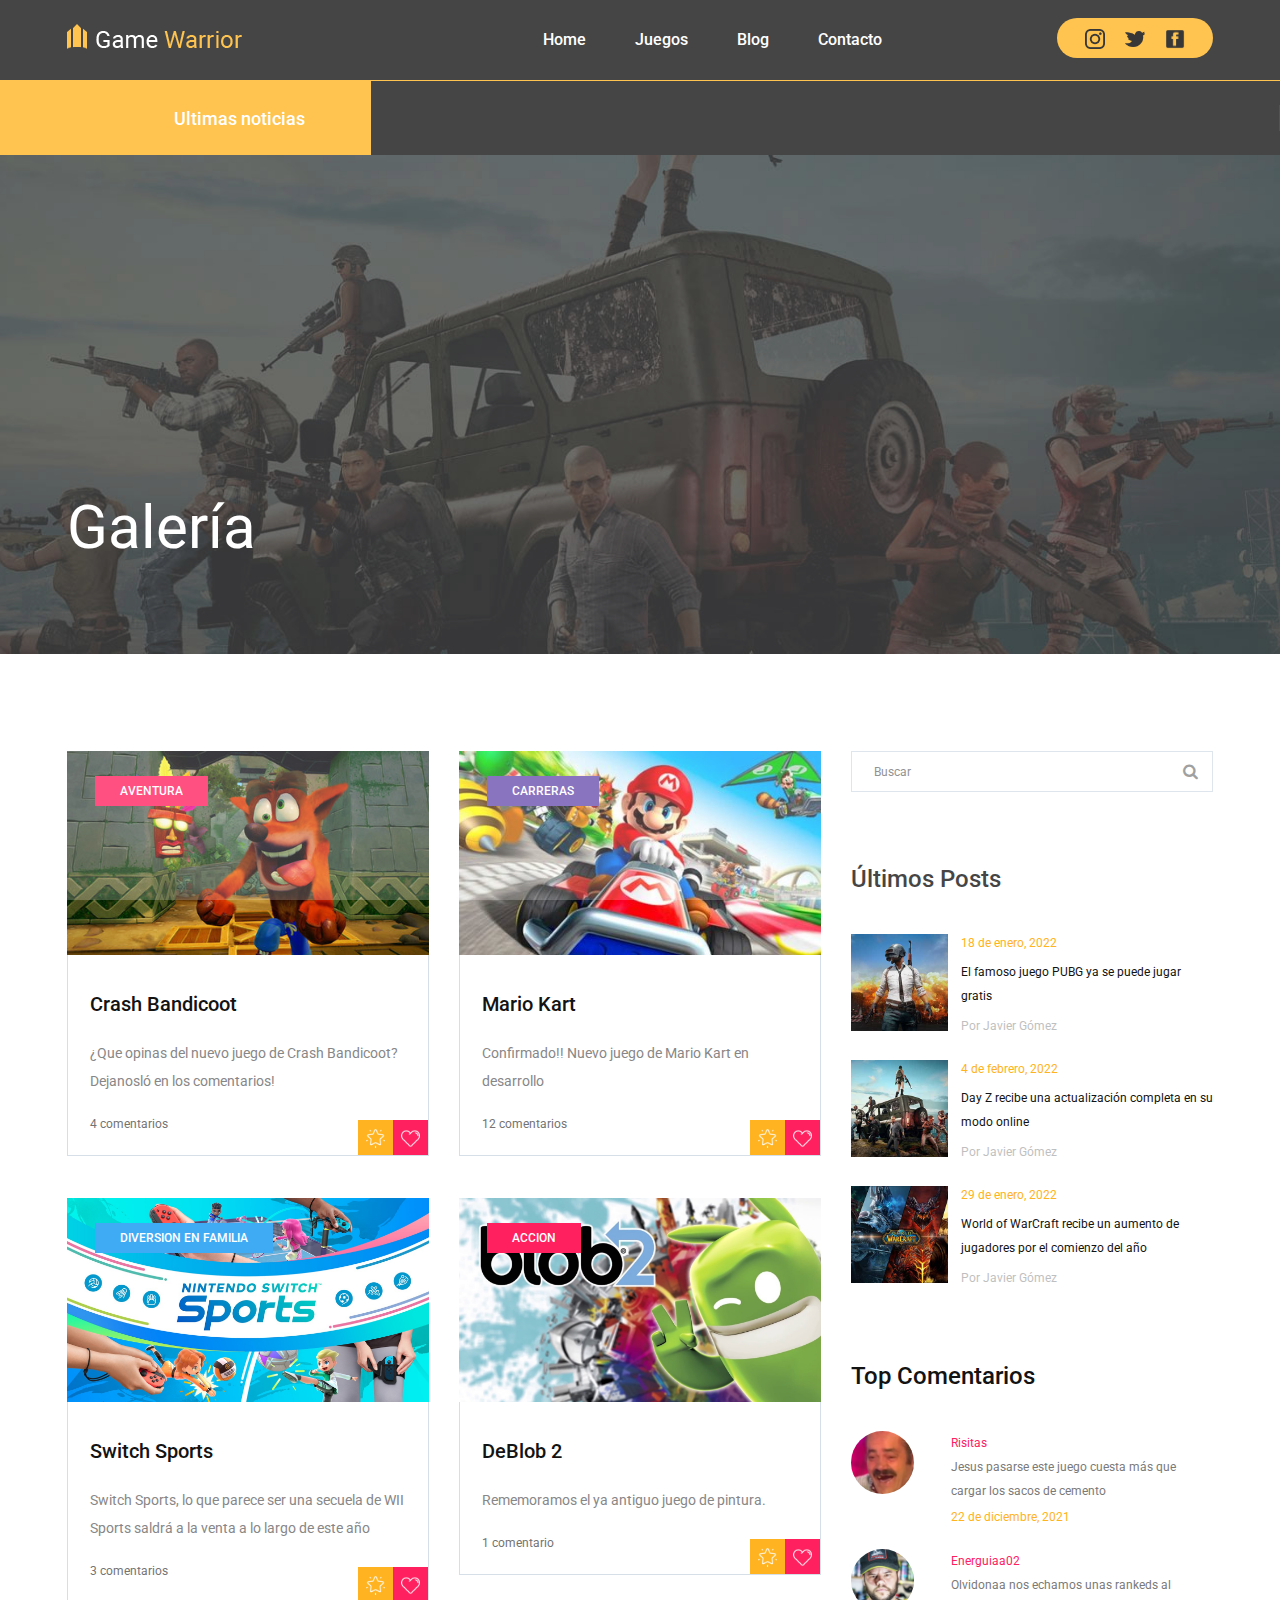
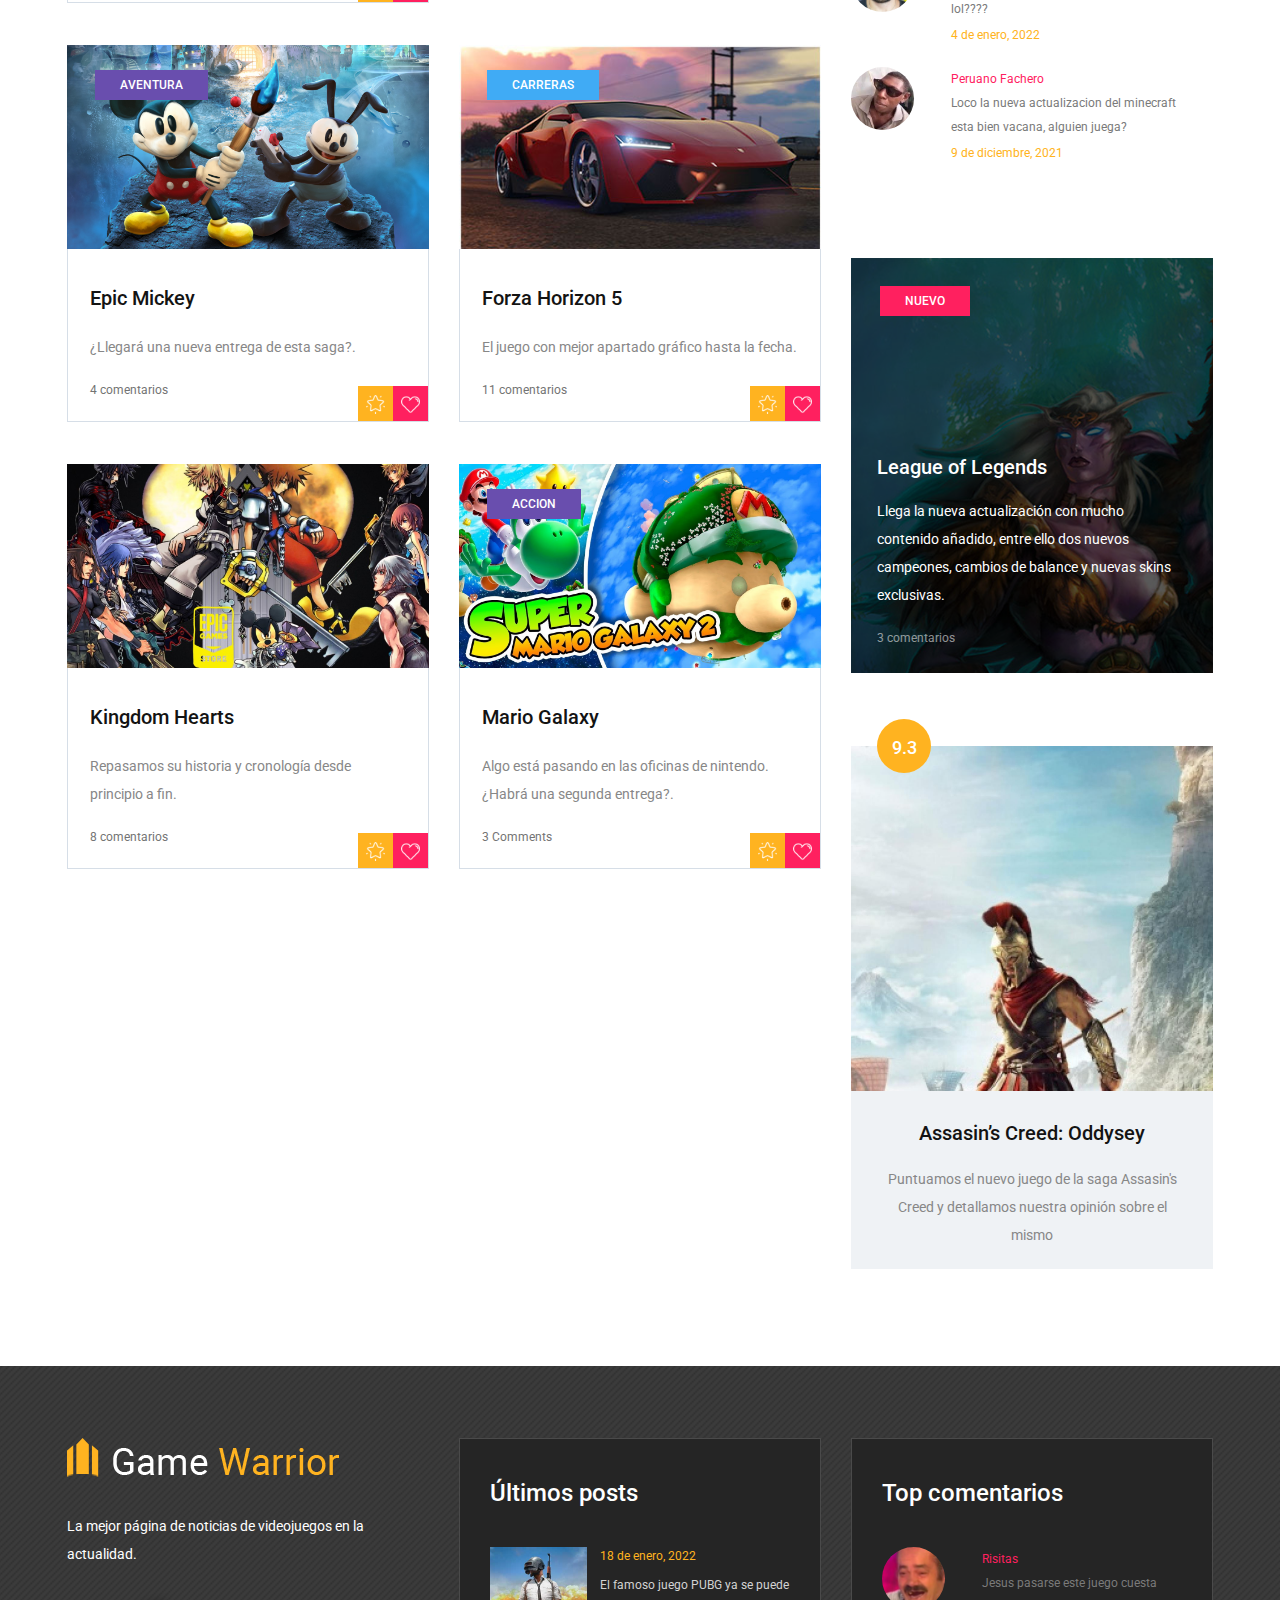
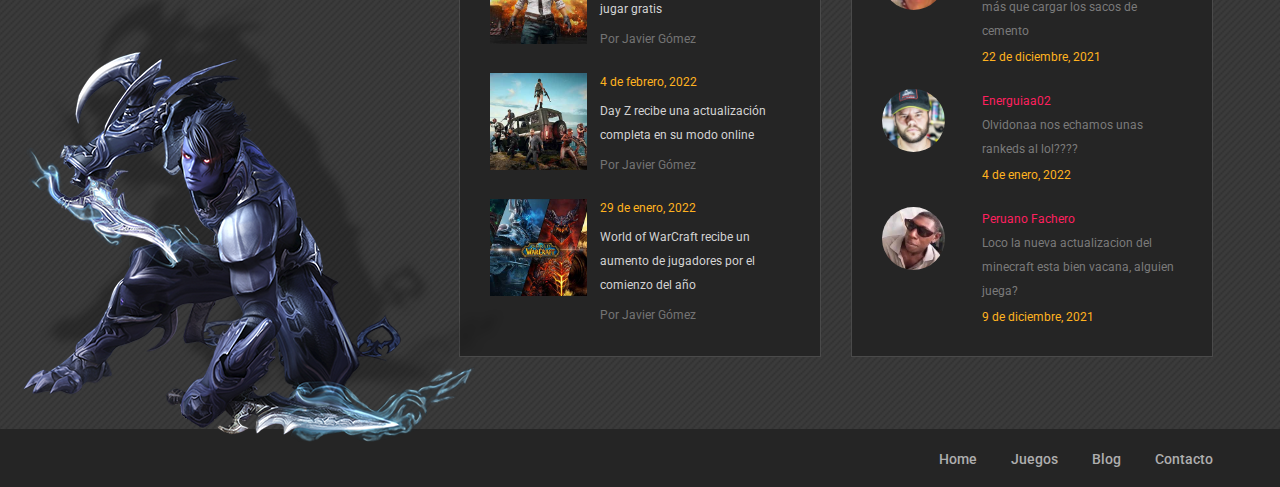
<file: categories.html>
<!DOCTYPE html>
<html lang="zxx">
<head>
	<title>Game Warrior Template</title>
	<meta charset="UTF-8">
	<meta name="description" content="Game Warrior Template">
	<meta name="keywords" content="warrior, game, creative, html">
	<meta name="viewport" content="width=device-width, initial-scale=1.0">
	<!-- Favicon -->   
	<link href="img/favicon.ico" rel="shortcut icon"/>

	<!-- Google Fonts -->
	<link href="https://fonts.googleapis.com/css?family=Roboto:400,400i,500,500i,700,700i" rel="stylesheet">

	<!-- Stylesheets -->
	<link rel="stylesheet" href="css/bootstrap.min.css"/>
	<link rel="stylesheet" href="css/font-awesome.min.css"/>
	<link rel="stylesheet" href="css/owl.carousel.css"/>
	<link rel="stylesheet" href="css/style.css"/>
	<link rel="stylesheet" href="css/animate.css"/>


	<!--[if lt IE 9]>
	  <script src="https://oss.maxcdn.com/html5shiv/3.7.2/html5shiv.min.js"></script>
	  <script src="https://oss.maxcdn.com/respond/1.4.2/respond.min.js"></script>
	<![endif]-->

</head>
<body>
	<!-- Page Preloder -->
	<div id="preloder">
		<div class="loader"></div>
	</div>

	<!-- Header section -->
	<header class="header-section">
		<div class="container">
			<!-- logo -->
			<a class="site-logo" href="index.html">
				<img src="img/logo.png" alt="">
			</a>
			<div class="user-panel">
				<a href="https://www.instagram.com/"><img src="img/instagram.png" width="20"></a> &nbsp;&nbsp;&nbsp; <a href="https://twitter.com/"><img src="img/twitter.png" width="20"></a> &nbsp;&nbsp;&nbsp; <a href="https://www.facebook.com/"><img src="img/facebook.png" width="20"></a>
			</div>
			<!-- responsive -->
			<div class="nav-switch">
				<i class="fa fa-bars"></i>
			</div>
			<!-- site menu -->
			<nav class="main-menu">
				<ul>
					<li><a href="index.html">Home</a></li>
					<li><a href="review.html">Juegos</a></li>
					<li><a href="categories.html">Blog</a></li>
					<li><a href="contact.html">Contacto</a></li>
				</ul>
			</nav>
		</div>
	</header>
	<!-- Header section end -->


	<!-- Latest news section -->
	<div class="latest-news-section">
		<div class="ln-title">Ultimas noticias</div>
		<div class="news-ticker">
			<div class="news-ticker-contant">
				<div class="nt-item"><span class="new">novedad</span>Nintendo confirma Zelda Breath of the Wild 2 y Bayonetta 3 para 2022 </div>
				<div class="nt-item"><span class="strategy">ofertas</span>GAME lanza sus Ofertas de San Valentín del 3 al 14 de febrero </div>
				<div class="nt-item"><span class="racing">hardware</span>Las nuevas RTX 3050 se agotan en apenas una hora </div>
			</div>
		</div>
	</div>
	<!-- Latest news section end -->


	<!-- Page info section -->
	<section class="page-info-section set-bg" data-setbg="img/page-top-bg/1.jpg">
		<div class="pi-content">
			<div class="container">
				<div class="row">
					<div class="col-xl-5 col-lg-6 text-white">
						<h2>Galería</h2>
						<p></p>
					</div>
				</div>
			</div>
		</div>
	</section>
	<!-- Page info section -->


	<!-- Page section -->
	<section class="page-section recent-game-page spad">
		<div class="container">
			<div class="row">
				<div class="col-lg-8">
					<div class="row">
						<div class="col-md-6">
							<div class="recent-game-item">
								<div class="rgi-thumb set-bg" data-setbg="img/recent-game/1.jpeg">
									<div class="cata new">Aventura</div>
								</div>
								<div class="rgi-content">
									<h5>Crash Bandicoot</h5>
									<p>¿Que opinas del nuevo juego de Crash Bandicoot? Dejanosló en los comentarios! </p>
									<a href="#" class="comment">4 comentarios</a>
									<div class="rgi-extra">
										<div class="rgi-star"><img src="img/icons/star.png" alt=""></div>
										<div class="rgi-heart"><img src="img/icons/heart.png" alt=""></div>
									</div>
								</div>
							</div>	
						</div>
						<div class="col-md-6">
							<div class="recent-game-item">
								<div class="rgi-thumb set-bg" data-setbg="img/recent-game/ee.jpg">
									<div class="cata racing">Carreras</div>
								</div>
								<div class="rgi-content">
									<h5>Mario Kart</h5>
									<p>Confirmado!! Nuevo juego de Mario Kart en desarrollo </p>
									<a href="#" class="comment">12 comentarios</a>
									<div class="rgi-extra">
										<div class="rgi-star"><img src="img/icons/star.png" alt=""></div>
										<div class="rgi-heart"><img src="img/icons/heart.png" alt=""></div>
									</div>
								</div>
							</div>	
						</div>
						<div class="col-md-6">
							<div class="recent-game-item">
								<div class="rgi-thumb set-bg" data-setbg="img/recent-game/ii.jpg">
									<div class="cata adventure">Diversion en familia</div>
								</div>
								<div class="rgi-content">
									<h5>Switch Sports </h5>
									<p>Switch Sports, lo que parece ser una secuela de WII Sports saldrá a la venta a lo largo de este año </p>
									<a href="#" class="comment">3 comentarios</a>
									<div class="rgi-extra">
										<div class="rgi-star"><img src="img/icons/star.png" alt=""></div>
										<div class="rgi-heart"><img src="img/icons/heart.png" alt=""></div>
									</div>
								</div>
							</div>	
						</div>
						<div class="col-md-6">
							<div class="recent-game-item">
								<div class="rgi-thumb set-bg" data-setbg="img/recent-game/uu.jpg">
									<div class="cata new">Accion</div>
								</div>
								<div class="rgi-content">
									<h5>DeBlob 2</h5>
									<p>Rememoramos el ya antiguo juego de pintura. </p>
									<a href="#" class="comment">1 comentario</a>
									<div class="rgi-extra">
										<div class="rgi-star"><img src="img/icons/star.png" alt=""></div>
										<div class="rgi-heart"><img src="img/icons/heart.png" alt=""></div>
									</div>
								</div>
							</div>	
						</div>
						<div class="col-md-6">
							<div class="recent-game-item">
								<div class="rgi-thumb set-bg" data-setbg="img/recent-game/qq.jpg">
									<div class="cata racing">Aventura</div>
								</div>
								<div class="rgi-content">
									<h5>Epic Mickey</h5>
									<p>¿Llegará una nueva entrega de esta saga?. </p>
									<a href="#" class="comment">4 comentarios</a>
									<div class="rgi-extra">
										<div class="rgi-star"><img src="img/icons/star.png" alt=""></div>
										<div class="rgi-heart"><img src="img/icons/heart.png" alt=""></div>
									</div>
								</div>
							</div>	
						</div>
						<div class="col-md-6">
							<div class="recent-game-item">
								<div class="rgi-thumb set-bg" data-setbg="img/recent-game/6.jpg">
									<div class="cata adventure">Carreras</div>
								</div>
								<div class="rgi-content">
									<h5>Forza Horizon 5</h5>
									<p>El juego con mejor apartado gráfico hasta la fecha. </p>
									<a href="#" class="comment">11 comentarios</a>
									<div class="rgi-extra">
										<div class="rgi-star"><img src="img/icons/star.png" alt=""></div>
										<div class="rgi-heart"><img src="img/icons/heart.png" alt=""></div>
									</div>
								</div>
							</div>	
						</div>
						<div class="col-md-6">
							<div class="recent-game-item">
								<div class="rgi-thumb set-bg" data-setbg="img/recent-game/oo.jpg">
									
								</div>
								<div class="rgi-content">
									<h5>Kingdom Hearts</h5>
									<p>Repasamos su historia y cronología desde principio a fin. </p>
									<a href="#" class="comment">8 comentarios</a>
									<div class="rgi-extra">
										<div class="rgi-star"><img src="img/icons/star.png" alt=""></div>
										<div class="rgi-heart"><img src="img/icons/heart.png" alt=""></div>
									</div>
								</div>
							</div>	
						</div>
						<div class="col-md-6">
							<div class="recent-game-item">
								<div class="rgi-thumb set-bg" data-setbg="img/recent-game/pp.jpg">
									<div class="cata racing">Accion</div>
								</div>
								<div class="rgi-content">
									<h5>Mario Galaxy </h5>
									<p>Algo está pasando en las oficinas de nintendo. ¿Habrá una segunda entrega?. </p>
									<a href="#" class="comment">3 Comments</a>
									<div class="rgi-extra">
										<div class="rgi-star"><img src="img/icons/star.png" alt=""></div>
										<div class="rgi-heart"><img src="img/icons/heart.png" alt=""></div>
									</div>
								</div>
							</div>	
						</div>
					</div>
		
				</div>
				<!-- sidebar -->
				<div class="col-lg-4 col-md-7 sidebar pt-5 pt-lg-0">
					<!-- widget -->
					<div class="widget-item">
						<form class="search-widget">
							<input type="text" placeholder="Buscar">
							<button><i class="fa fa-search"></i></button>
						</form>
					</div>
					<!-- widget -->
					<div class="widget-item">
						<h4 class="widget-title">Últimos Posts</h4>
						<div class="latest-blog">
							<div class="lb-item">
								<div class="lb-thumb set-bg" data-setbg="img/latest-blog/1.jpg"></div>
								<div class="lb-content">
									<div class="lb-date">18 de enero, 2022</div>
									<p>El famoso juego PUBG ya se puede jugar gratis</p>
									<a href="#" class="lb-author">Por Javier Gómez</a>
								</div>
							</div>
							<div class="lb-item">
								<div class="lb-thumb set-bg" data-setbg="img/latest-blog/2.jpg"></div>
								<div class="lb-content">
									<div class="lb-date">4 de febrero, 2022</div>
									<p>Day Z recibe una actualización completa en su modo online</p>
									<a href="#" class="lb-author">Por Javier Gómez</a>
								</div>
							</div>
							<div class="lb-item">
								<div class="lb-thumb set-bg" data-setbg="img/latest-blog/3.jpg"></div>
								<div class="lb-content">
									<div class="lb-date">29 de enero, 2022</div>
									<p>World of WarCraft recibe un aumento de jugadores por el comienzo del año</p>
									<a href="#" class="lb-author">Por Javier Gómez</a>
								</div>
							</div>
						</div>
					</div>
					<!-- widget -->
					<div class="widget-item">
						<h4 class="widget-title">Top Comentarios</h4>
						<div class="top-comment">
							<div class="tc-item">
								<div class="tc-thumb set-bg" data-setbg="img/risitas.jpg"></div>
								<div class="tc-content">
									<p><a href="#">Risitas</a><br> <span>Jesus pasarse este juego cuesta más que cargar los sacos de cemento</span></p>
									<div class="tc-date">22 de diciembre, 2021</div>
								</div>
							</div>
							<div class="tc-item">
								<div class="tc-thumb set-bg" data-setbg="img/energuia.jpg"></div>
								<div class="tc-content">
									<p><a href="#">Energuiaa02</a><br> <span>Olvidonaa nos echamos unas rankeds al lol????</span></p>
									<div class="tc-date">4 de enero, 2022</div>
								</div>
							</div>
							<div class="tc-item">
								<div class="tc-thumb set-bg" data-setbg="img/peruano.jpeg"></div>
								<div class="tc-content">
									<p><a href="#">Peruano Fachero</a><br> <span>Loco la nueva actualizacion del minecraft esta bien vacana, alguien juega?</span></p>
									<div class="tc-date">9 de diciembre, 2021</div>
								</div>
							</div>
						</div>
					</div>
					<!-- widget -->
					<div class="widget-item">
						<div class="feature-item set-bg" data-setbg="img/features/1.jpg">
							<span class="cata new">Nuevo</span>
							<div class="fi-content text-white">
								<h5><a href="#">League of Legends</a></h5>
								<p>Llega la nueva actualización con mucho contenido añadido, entre ello dos nuevos campeones, cambios de balance y nuevas skins exclusivas.</p>
								<a href="#" class="fi-comment">3 comentarios</a>
							</div>
						</div>
					</div>
					<!-- widget -->
					<div class="widget-item">
						<div class="review-item">
							<div class="review-cover set-bg" data-setbg="img/review/1.jpg">
								<div class="score yellow">9.3</div>
							</div>
							<div class="review-text">
								<h5>Assasin’s Creed: Oddysey</h5>
								<p>Puntuamos el nuevo juego de la saga Assasin's Creed y detallamos nuestra opinión sobre el mismo</p>
							</div>
						</div>
					</div>
				</div>
			</div>
		</div>
	</section>
	<!-- Page section end -->


	<!-- Footer top section -->
	<section class="footer-top-section">
		<div class="container">
			<div class="footer-top-bg">
				<img src="img/footer-top-bg.png" alt="">
			</div>
			<div class="row">
				<div class="col-lg-4">
					<div class="footer-logo text-white">
						<img src="img/footer-logo.png" alt="">
						<p>La mejor página de noticias de videojuegos en la actualidad.</p>
					</div>
				</div>
				<div class="col-lg-4 col-md-6">
					<div class="footer-widget mb-5 mb-md-0">
						<h4 class="fw-title">Últimos posts</h4>
						<div class="latest-blog">
							<div class="lb-item">
								<div class="lb-thumb set-bg" data-setbg="img/latest-blog/1.jpg"></div>
								<div class="lb-content">
									<div class="lb-date">18 de enero, 2022</div>
									<p>El famoso juego PUBG ya se puede jugar gratis</p>
									<a href="#" class="lb-author">Por Javier Gómez</a>
								</div>
							</div>
							<div class="lb-item">
								<div class="lb-thumb set-bg" data-setbg="img/latest-blog/2.jpg"></div>
								<div class="lb-content">
									<div class="lb-date">4 de febrero, 2022</div>
									<p>Day Z recibe una actualización completa en su modo online</p>
									<a href="#" class="lb-author">Por Javier Gómez</a>
								</div>
							</div>
							<div class="lb-item">
								<div class="lb-thumb set-bg" data-setbg="img/latest-blog/3.jpg"></div>
								<div class="lb-content">
									<div class="lb-date">29 de enero, 2022</div>
									<p>World of WarCraft recibe un aumento de jugadores por el comienzo del año</p>
									<a href="#" class="lb-author">Por Javier Gómez</a>
								</div>
							</div>
						</div>
					</div>
				</div>
				<div class="col-lg-4 col-md-6">
					<div class="footer-widget">
						<h4 class="fw-title">Top comentarios</h4>
						<div class="top-comment">
							<div class="tc-item">
								<div class="tc-thumb set-bg" data-setbg="img/risitas.jpg"></div>
								<div class="tc-content">
									<p><a href="#">Risitas</a><br> <span>Jesus pasarse este juego cuesta más que cargar los sacos de cemento</span></p>
									<div class="tc-date">22 de diciembre, 2021</div>
								</div>
							</div>
							<div class="tc-item">
								<div class="tc-thumb set-bg" data-setbg="img/energuia.jpg"></div>
								<div class="tc-content">
									<p><a href="#">Energuiaa02</a><br> <span>Olvidonaa nos echamos unas rankeds al lol????</span></p>
									<div class="tc-date">4 de enero, 2022</div>
								</div>
							</div>
							<div class="tc-item">
								<div class="tc-thumb set-bg" data-setbg="img/peruano.jpeg"></div>
								<div class="tc-content">
									<p><a href="#">Peruano Fachero</a><br> <span>Loco la nueva actualizacion del minecraft esta bien vacana, alguien juega?</span></p>
									<div class="tc-date">9 de diciembre, 2021</div>
								</div>
							</div>
							</div>
						</div>
					</div>
				</div>
			</div>
		</div>
	</section>
	<!-- Footer top section end -->

	
	<!-- Footer section -->
	<footer class="footer-section">
		<div class="container">
			<ul class="footer-menu">
				<li><a href="index.html">Home</a></li>
				<li><a href="review.html">Juegos</a></li>
				<li><a href="categories.html">Blog</a></li>
				<li><a href="contact.html">Contacto</a></li>
			</ul>
			<p class="copyright"><!-- Link back to Colorlib can't be removed. Template is licensed under CC BY 3.0. -->
<!-- Link back to Colorlib can't be removed. Template is licensed under CC BY 3.0. -->
</p>
		</div>
	</footer>
	<!-- Footer section end -->


	<!--====== Javascripts & Jquery ======-->
	<script src="js/jquery-3.2.1.min.js"></script>
	<script src="js/bootstrap.min.js"></script>
	<script src="js/owl.carousel.min.js"></script>
	<script src="js/jquery.marquee.min.js"></script>
	<script src="js/main.js"></script>
    </body>
</html>
</file>
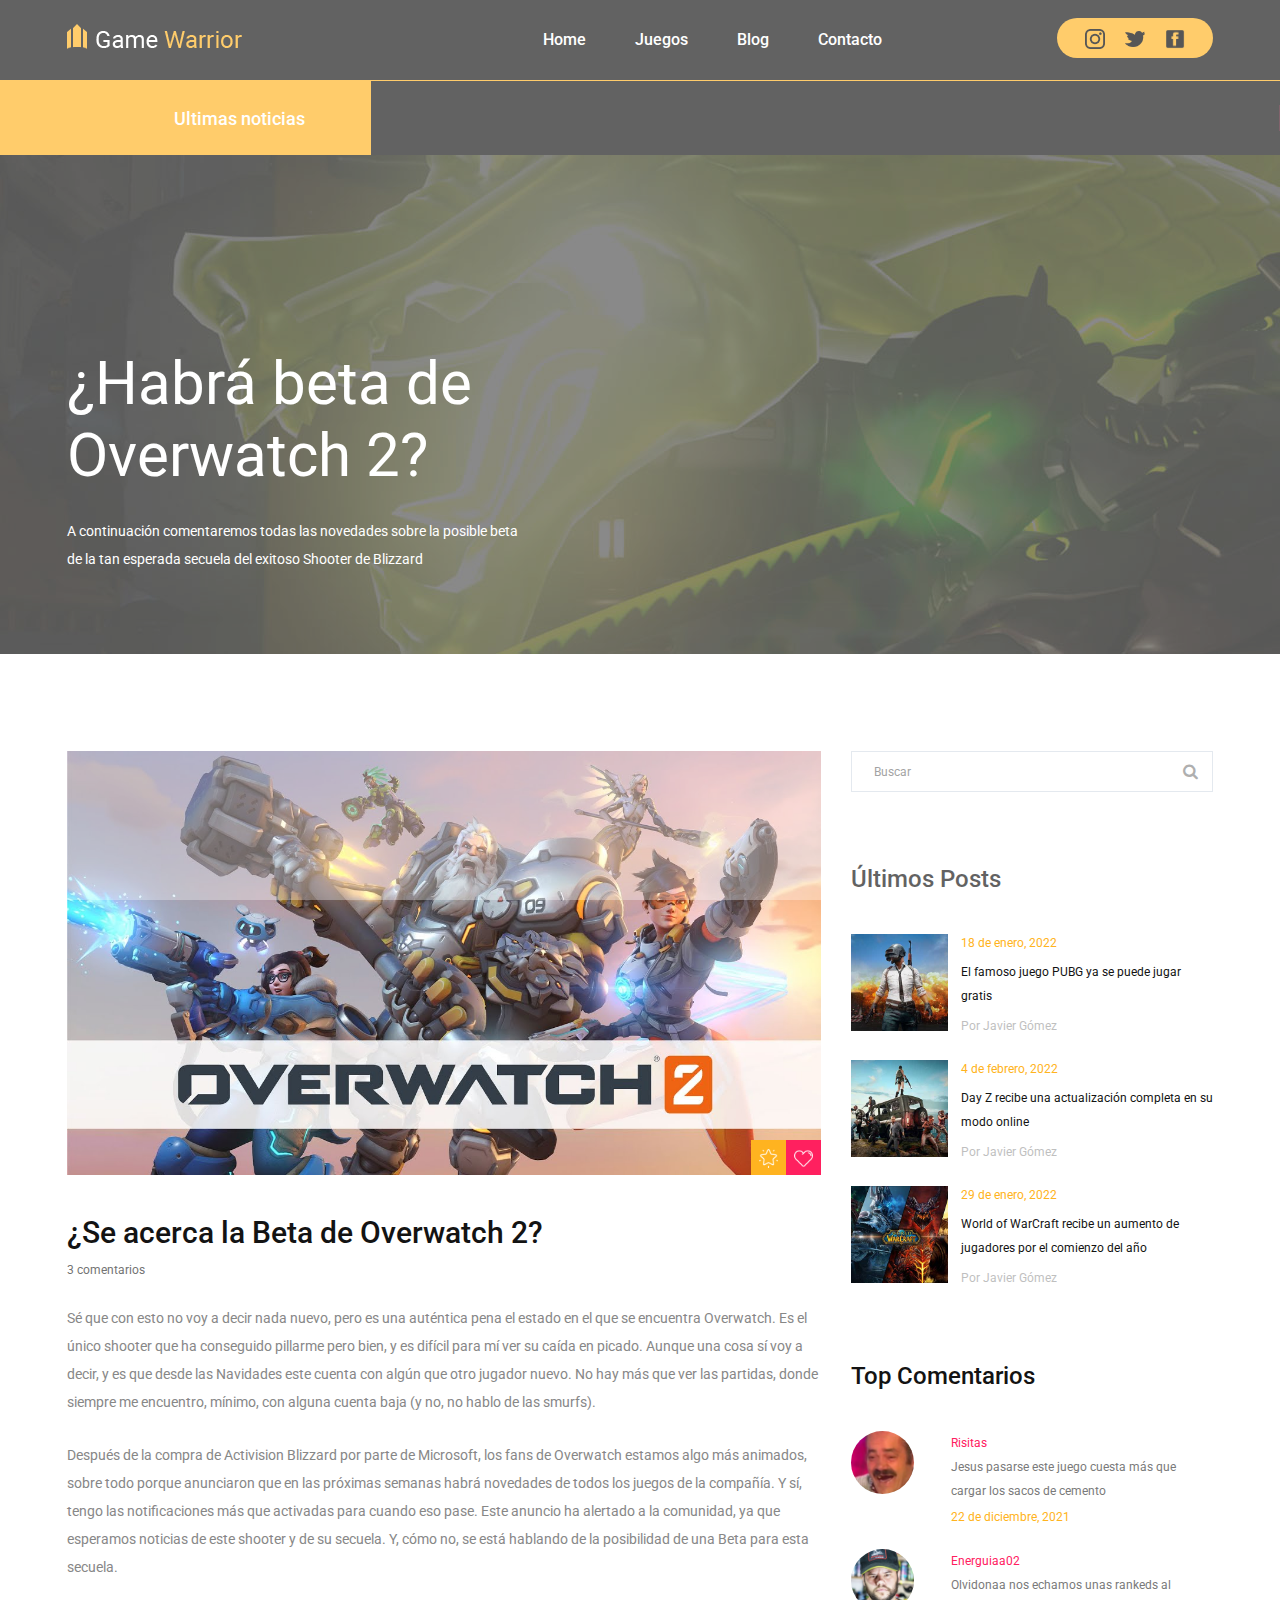
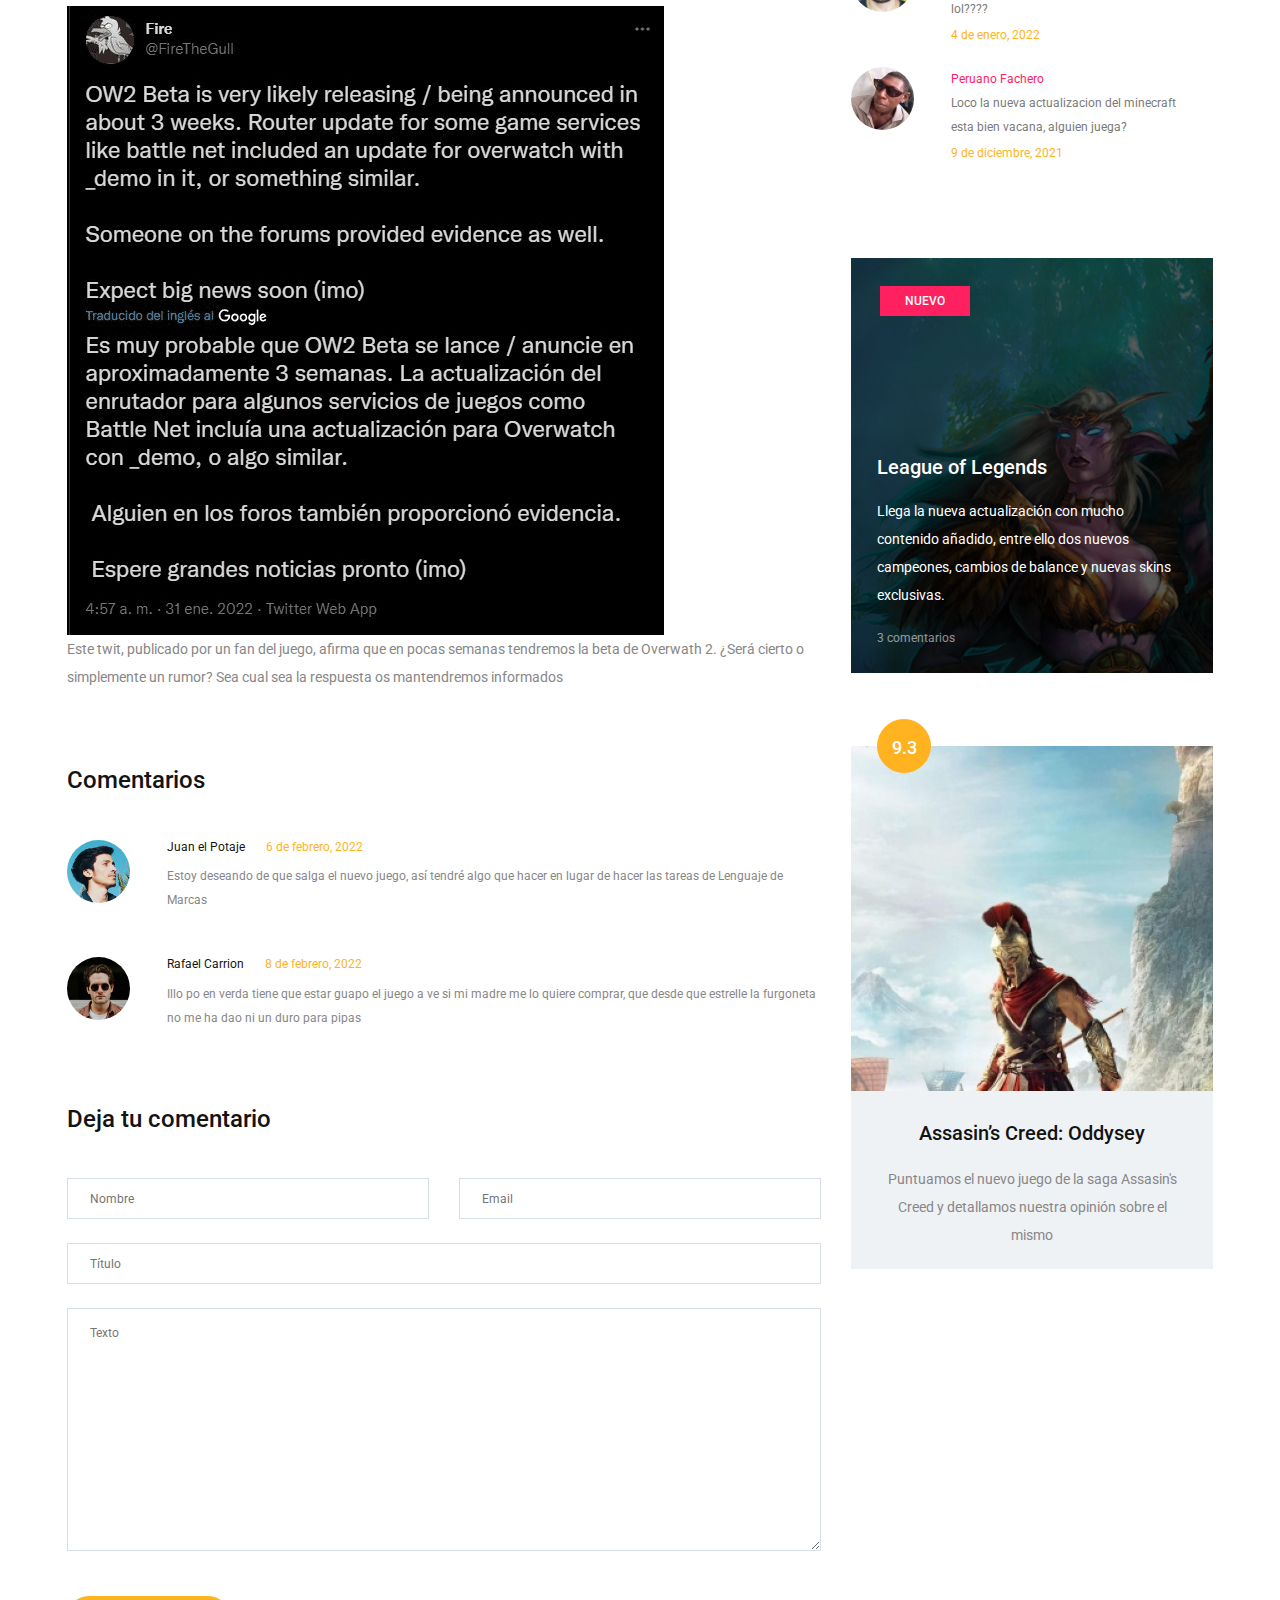
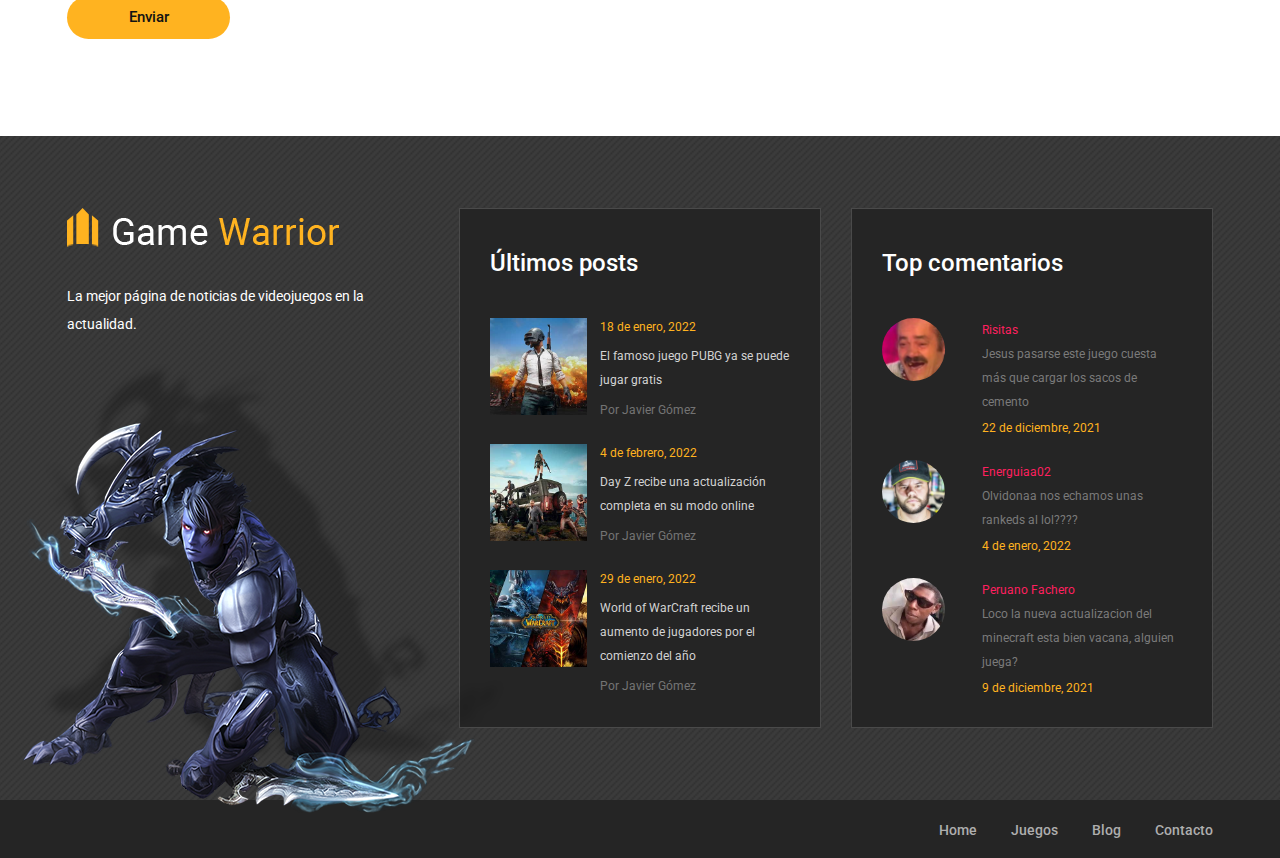
<file: NoticiaOverwatch.html>
<!DOCTYPE html>
<html lang="zxx">
<head>
	<title>Game Warrior</title>
	<meta charset="UTF-8">
	<meta name="description" content="Game Warrior Template">
	<meta name="keywords" content="warrior, game, creative, html">
	<meta name="viewport" content="width=device-width, initial-scale=1.0">
	<!-- Favicon -->   
	<link href="img/favicon.ico" rel="shortcut icon"/>

	<!-- Google Fonts -->
	<link href="https://fonts.googleapis.com/css?family=Roboto:400,400i,500,500i,700,700i" rel="stylesheet">

	<!-- Stylesheets -->
	<link rel="stylesheet" href="css/bootstrap.min.css"/>
	<link rel="stylesheet" href="css/font-awesome.min.css"/>
	<link rel="stylesheet" href="css/owl.carousel.css"/>
	<link rel="stylesheet" href="css/style.css"/>
	<link rel="stylesheet" href="css/animate.css"/>


	<!--[if lt IE 9]>
	  <script src="https://oss.maxcdn.com/html5shiv/3.7.2/html5shiv.min.js"></script>
	  <script src="https://oss.maxcdn.com/respond/1.4.2/respond.min.js"></script>
	<![endif]-->

</head>
<body>
	<!-- Page Preloder -->
	<div id="preloder">
		<div class="loader"></div>
	</div>

	<!-- Header section -->
	<header class="header-section">
		<div class="container">
			<!-- logo -->
			<a class="site-logo" href="index.html">
				<img src="img/logo.png" alt="">
			</a>
			<div class="user-panel">
				<a href="https://www.instagram.com/"><img src="img/instagram.png" width="20"></a> &nbsp;&nbsp;&nbsp; <a href="https://twitter.com/"><img src="img/twitter.png" width="20"></a> &nbsp;&nbsp;&nbsp; <a href="https://www.facebook.com/"><img src="img/facebook.png" width="20"></a>
			</div>
			<!-- responsive -->
			<div class="nav-switch">
				<i class="fa fa-bars"></i>
			</div>
			<!-- site menu -->
			<nav class="main-menu">
				<ul>
					<li><a href="index.html">Home</a></li>
					<li><a href="review.html">Juegos</a></li>
					<li><a href="categories.html">Blog</a></li>
					<li><a href="contact.html">Contacto</a></li>
				</ul>
			</nav>
		</div>
	</header>
	<!-- Header section end -->


	<!-- Latest news section -->
	<div class="latest-news-section">
		<div class="ln-title">Ultimas noticias</div>
		<div class="news-ticker">
			<div class="news-ticker-contant">
				<div class="nt-item"><span class="new">novedad</span>Nintendo confirma Zelda Breath of the Wild 2 y Bayonetta 3 para 2022 </div>
				<div class="nt-item"><span class="strategy">ofertas</span>GAME lanza sus Ofertas de San Valentín del 3 al 14 de febrero </div>
				<div class="nt-item"><span class="racing">hardware</span>Las nuevas RTX 3050 se agotan en apenas una hora </div>
			</div>
		</div>
	</div>
	<!-- Latest news section end -->


	<!-- Page info section -->
	<section class="page-info-section set-bg" data-setbg="img/page-top-bg/2.jpg">
		<div class="pi-content">
			<div class="container">
				<div class="row">
					<div class="col-xl-5 col-lg-6 text-white">
						<h2>¿Habrá beta de Overwatch 2?</h2>
						<p>A continuación comentaremos todas las novedades sobre la posible beta de la tan esperada secuela del exitoso Shooter de Blizzard</p>
					</div>
				</div>
			</div>
		</div>
	</section>
	<!-- Page info section -->


	<!-- Page section -->
	<section class="page-section single-blog-page spad">
		<div class="container">
			<div class="row">
				<div class="col-lg-8">
					<div class="blog-thumb set-bg" data-setbg="img/over2.jpg">
						
						<div class="rgi-extra">
							<div class="rgi-star"><img src="img/icons/star.png" alt=""></div>
							<div class="rgi-heart"><img src="img/icons/heart.png" alt=""></div>
						</div>
					</div>
					<div class="blog-content">
						<h3>¿Se acerca la Beta de Overwatch 2?
                        </h3>
						<a href="" class="meta-comment">3 comentarios</a>
						<p>Sé que con esto no voy a decir nada nuevo, pero es una auténtica pena el estado en el que se encuentra Overwatch. Es el único shooter que ha conseguido pillarme pero bien, y es difícil para mí ver su caída en picado. Aunque una cosa sí voy a decir, y es que desde las Navidades este cuenta con algún que otro jugador nuevo. No hay más que ver las partidas, donde siempre me encuentro, mínimo, con alguna cuenta baja (y no, no hablo de las smurfs).</p>
						<p>Después de la compra de Activision Blizzard por parte de Microsoft, los fans de Overwatch estamos algo más animados, sobre todo porque anunciaron que en las próximas semanas habrá novedades de todos los juegos de la compañía. Y sí, tengo las notificaciones más que activadas para cuando eso pase. Este anuncio ha alertado a la comunidad, ya que esperamos noticias de este shooter y de su secuela. Y, cómo no, se está hablando de la posibilidad de una Beta para esta secuela. </p>
                        <img src="img/noticia.png" alt="">
                        <p>Este twit, publicado por un fan del juego, afirma que en pocas semanas tendremos la beta de Overwath 2. ¿Será cierto o simplemente un rumor? Sea cual sea la respuesta os mantendremos informados</p>
					</div>
					<div class="comment-warp">
						<h4 class="comment-title">Comentarios</h4>
						<ul class="comment-list">
							<li>
								<div class="comment">
									<div class="comment-avator set-bg" data-setbg="img/authors/1.jpg"></div>
									<div class="comment-content">
										<h5>Juan el Potaje <span>6 de febrero, 2022</span></h5>
										<p>Estoy deseando de que salga el nuevo juego, así tendré algo que hacer en lugar de hacer las tareas de Lenguaje de Marcas </p>
									</div>
								</div>
							</li>
							<li>
								<div class="comment">
									<div class="comment-avator set-bg" data-setbg="img/authors/2.jpg"></div>
									<div class="comment-content">
										<h5>Rafael Carrion <span>8 de febrero, 2022</span></h5>
										<p>Illo po en verda tiene que estar guapo el juego a ve si mi madre me lo quiere comprar, que desde que estrelle la furgoneta no me ha dao ni un duro para pipas </p>
									</div>
								</div>
							</li>
						</ul>
					</div>
					<div class="comment-form-warp">
						<h4 class="comment-title">Deja tu comentario</h4>
						<form class="comment-form">
							<div class="row">
								<div class="col-md-6">
									<input type="text" placeholder="Nombre">
								</div>
								<div class="col-md-6">
									<input type="email" placeholder="Email">
								</div>
								<div class="col-lg-12">
									<input type="text" placeholder="Título">
									<textarea placeholder="Texto"></textarea>
									<button class="site-btn btn-sm">Enviar</button>
								</div>
							</div>
						</form>
					</div>
				</div>
				<!-- sidebar -->
				<div class="col-lg-4 col-md-7 sidebar pt-5 pt-lg-0">
					<!-- widget -->
					<div class="widget-item">
						<form class="search-widget">
							<input type="text" placeholder="Buscar">
							<button><i class="fa fa-search"></i></button>
						</form>
					</div>
					<!-- widget -->
					<div class="widget-item">
						<h4 class="widget-title">Últimos Posts</h4>
						<div class="latest-blog">
							<div class="lb-item">
								<div class="lb-thumb set-bg" data-setbg="img/latest-blog/1.jpg"></div>
								<div class="lb-content">
									<div class="lb-date">18 de enero, 2022</div>
									<p>El famoso juego PUBG ya se puede jugar gratis</p>
									<a href="#" class="lb-author">Por Javier Gómez</a>
								</div>
							</div>
							<div class="lb-item">
								<div class="lb-thumb set-bg" data-setbg="img/latest-blog/2.jpg"></div>
								<div class="lb-content">
									<div class="lb-date">4 de febrero, 2022</div>
									<p>Day Z recibe una actualización completa en su modo online</p>
									<a href="#" class="lb-author">Por Javier Gómez</a>
								</div>
							</div>
							<div class="lb-item">
								<div class="lb-thumb set-bg" data-setbg="img/latest-blog/3.jpg"></div>
								<div class="lb-content">
									<div class="lb-date">29 de enero, 2022</div>
									<p>World of WarCraft recibe un aumento de jugadores por el comienzo del año</p>
									<a href="#" class="lb-author">Por Javier Gómez</a>
								</div>
							</div>
						</div>
					</div>
					<!-- widget -->
					<div class="widget-item">
						<h4 class="widget-title">Top Comentarios</h4>
						<div class="top-comment">
							<div class="tc-item">
								<div class="tc-thumb set-bg" data-setbg="img/risitas.jpg"></div>
								<div class="tc-content">
									<p><a href="#">Risitas</a><br> <span>Jesus pasarse este juego cuesta más que cargar los sacos de cemento</span></p>
									<div class="tc-date">22 de diciembre, 2021</div>
								</div>
							</div>
							<div class="tc-item">
								<div class="tc-thumb set-bg" data-setbg="img/energuia.jpg"></div>
								<div class="tc-content">
									<p><a href="#">Energuiaa02</a><br> <span>Olvidonaa nos echamos unas rankeds al lol????</span></p>
									<div class="tc-date">4 de enero, 2022</div>
								</div>
							</div>
							<div class="tc-item">
								<div class="tc-thumb set-bg" data-setbg="img/peruano.jpeg"></div>
								<div class="tc-content">
									<p><a href="#">Peruano Fachero</a><br> <span>Loco la nueva actualizacion del minecraft esta bien vacana, alguien juega?</span></p>
									<div class="tc-date">9 de diciembre, 2021</div>
								</div>
							</div>
						</div>
					</div>
					<!-- widget -->
					<div class="widget-item">
						<div class="feature-item set-bg" data-setbg="img/features/1.jpg">
							<span class="cata new">Nuevo</span>
							<div class="fi-content text-white">
								<h5><a href="#">League of Legends</a></h5>
								<p>Llega la nueva actualización con mucho contenido añadido, entre ello dos nuevos campeones, cambios de balance y nuevas skins exclusivas.</p>
								<a href="#" class="fi-comment">3 comentarios</a>
							</div>
						</div>
					</div>
					<!-- widget -->
					<div class="widget-item">
						<div class="review-item">
							<div class="review-cover set-bg" data-setbg="img/review/1.jpg">
								<div class="score yellow">9.3</div>
							</div>
							<div class="review-text">
								<h5>Assasin’s Creed: Oddysey</h5>
								<p>Puntuamos el nuevo juego de la saga Assasin's Creed y detallamos nuestra opinión sobre el mismo</p>
							</div>
						</div>
					</div>
				</div>
			</div>
		</div>
	</section>
	<!-- Page section end -->


	<!-- Footer top section -->
	<section class="footer-top-section">
		<div class="container">
			<div class="footer-top-bg">
				<img src="img/footer-top-bg.png" alt="">
			</div>
			<div class="row">
				<div class="col-lg-4">
					<div class="footer-logo text-white">
						<img src="img/footer-logo.png" alt="">
						<p>La mejor página de noticias de videojuegos en la actualidad.</p>
					</div>
				</div>
				<div class="col-lg-4 col-md-6">
					<div class="footer-widget mb-5 mb-md-0">
						<h4 class="fw-title">Últimos posts</h4>
						<div class="latest-blog">
							<div class="lb-item">
								<div class="lb-thumb set-bg" data-setbg="img/latest-blog/1.jpg"></div>
								<div class="lb-content">
									<div class="lb-date">18 de enero, 2022</div>
									<p>El famoso juego PUBG ya se puede jugar gratis</p>
									<a href="#" class="lb-author">Por Javier Gómez</a>
								</div>
							</div>
							<div class="lb-item">
								<div class="lb-thumb set-bg" data-setbg="img/latest-blog/2.jpg"></div>
								<div class="lb-content">
									<div class="lb-date">4 de febrero, 2022</div>
									<p>Day Z recibe una actualización completa en su modo online</p>
									<a href="#" class="lb-author">Por Javier Gómez</a>
								</div>
							</div>
							<div class="lb-item">
								<div class="lb-thumb set-bg" data-setbg="img/latest-blog/3.jpg"></div>
								<div class="lb-content">
									<div class="lb-date">29 de enero, 2022</div>
									<p>World of WarCraft recibe un aumento de jugadores por el comienzo del año</p>
									<a href="#" class="lb-author">Por Javier Gómez</a>
								</div>
							</div>
						</div>
					</div>
				</div>
				<div class="col-lg-4 col-md-6">
					<div class="footer-widget">
						<h4 class="fw-title">Top comentarios</h4>
						<div class="top-comment">
							<div class="tc-item">
								<div class="tc-thumb set-bg" data-setbg="img/risitas.jpg"></div>
								<div class="tc-content">
									<p><a href="#">Risitas</a><br> <span>Jesus pasarse este juego cuesta más que cargar los sacos de cemento</span></p>
									<div class="tc-date">22 de diciembre, 2021</div>
								</div>
							</div>
							<div class="tc-item">
								<div class="tc-thumb set-bg" data-setbg="img/energuia.jpg"></div>
								<div class="tc-content">
									<p><a href="#">Energuiaa02</a><br> <span>Olvidonaa nos echamos unas rankeds al lol????</span></p>
									<div class="tc-date">4 de enero, 2022</div>
								</div>
							</div>
							<div class="tc-item">
								<div class="tc-thumb set-bg" data-setbg="img/peruano.jpeg"></div>
								<div class="tc-content">
									<p><a href="#">Peruano Fachero</a><br> <span>Loco la nueva actualizacion del minecraft esta bien vacana, alguien juega?</span></p>
									<div class="tc-date">9 de diciembre, 2021</div>
								</div>
							</div>
							</div>
						</div>
					</div>
				</div>
			</div>
		</div>
	</section>
	<!-- Footer top section end -->

	
	<!-- Footer section -->
	<footer class="footer-section">
		<div class="container">
			<ul class="footer-menu">
				<li><a href="index.html">Home</a></li>
				<li><a href="review.html">Juegos</a></li>
				<li><a href="categories.html">Blog</a></li>
				<li><a href="contact.html">Contacto</a></li>
			</ul>
			<p class="copyright"><!-- Link back to Colorlib can't be removed. Template is licensed under CC BY 3.0. -->
<!-- Link back to Colorlib can't be removed. Template is licensed under CC BY 3.0. -->
</p>
		</div>
	</footer>
	<!-- Footer section end -->


	<!--====== Javascripts & Jquery ======-->
	<script src="js/jquery-3.2.1.min.js"></script>
	<script src="js/bootstrap.min.js"></script>
	<script src="js/owl.carousel.min.js"></script>
	<script src="js/jquery.marquee.min.js"></script>
	<script src="js/main.js"></script>
    </body>
</html>
</file>
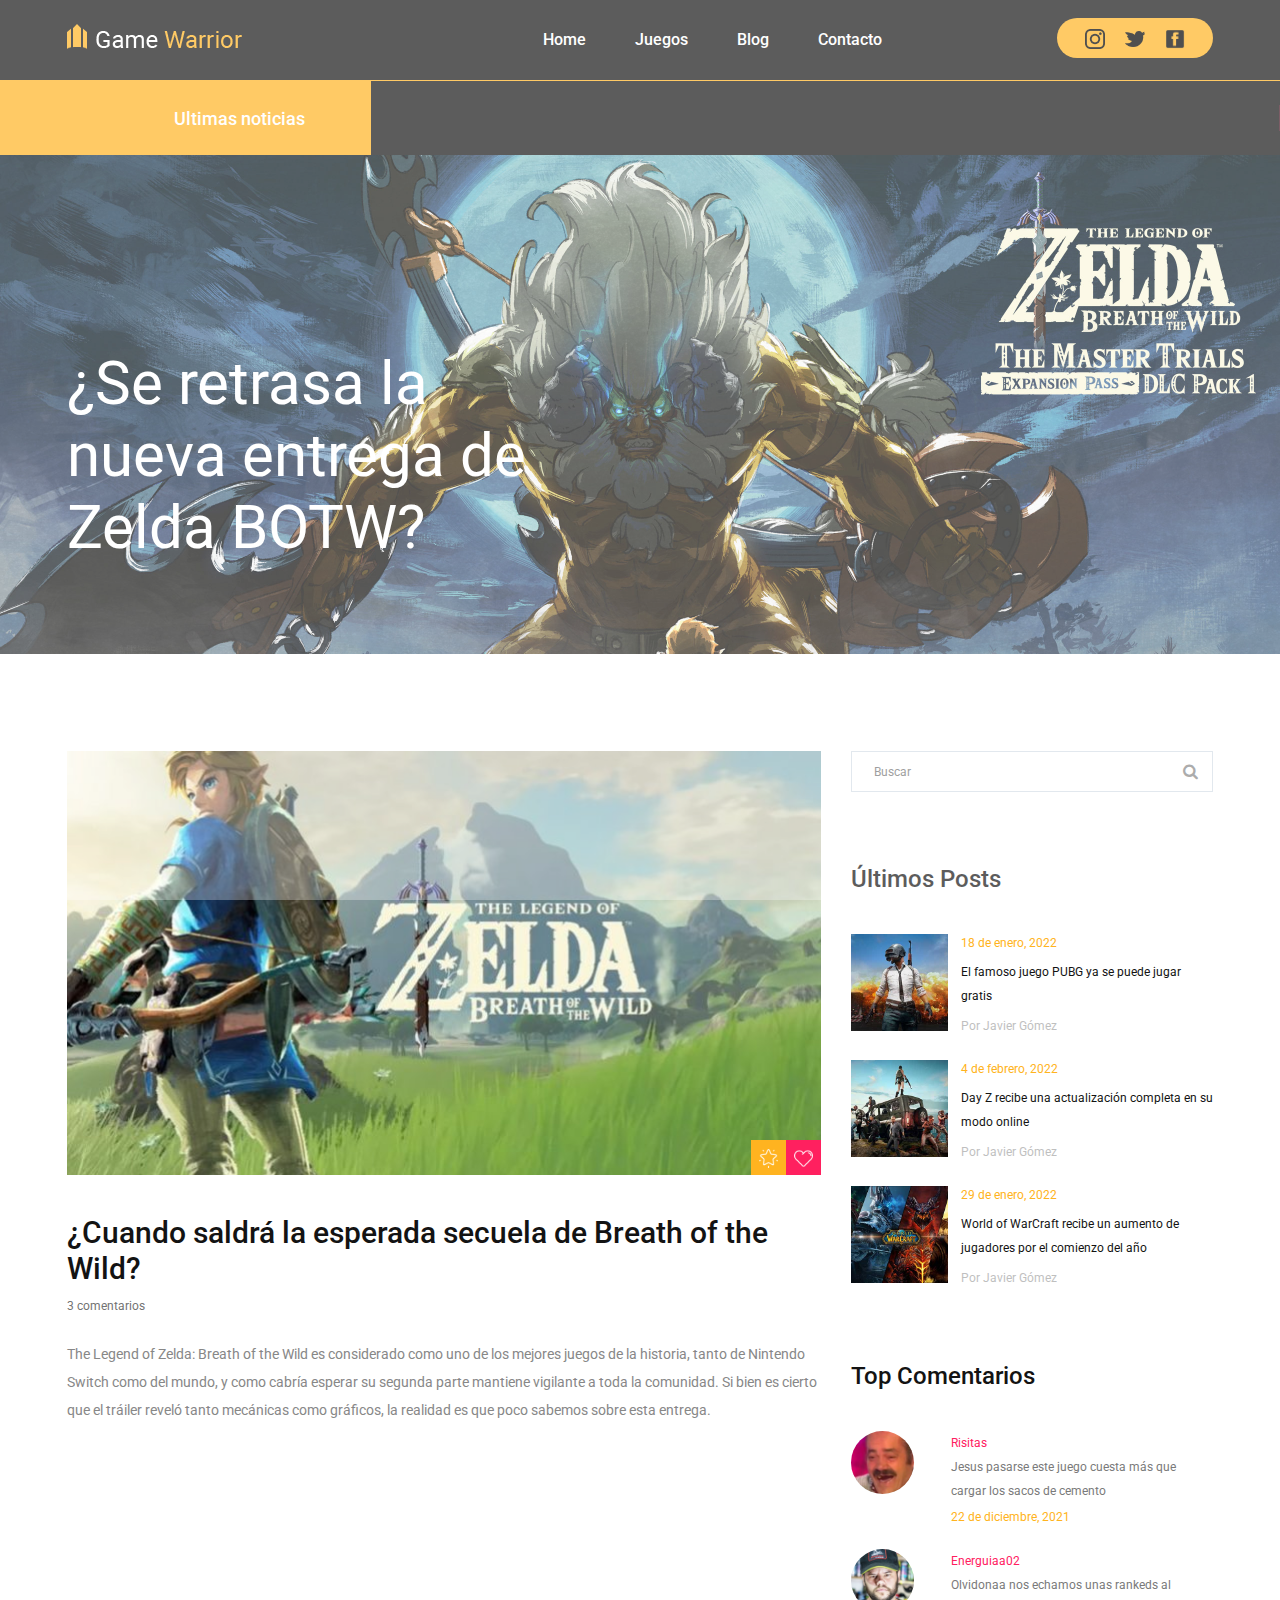
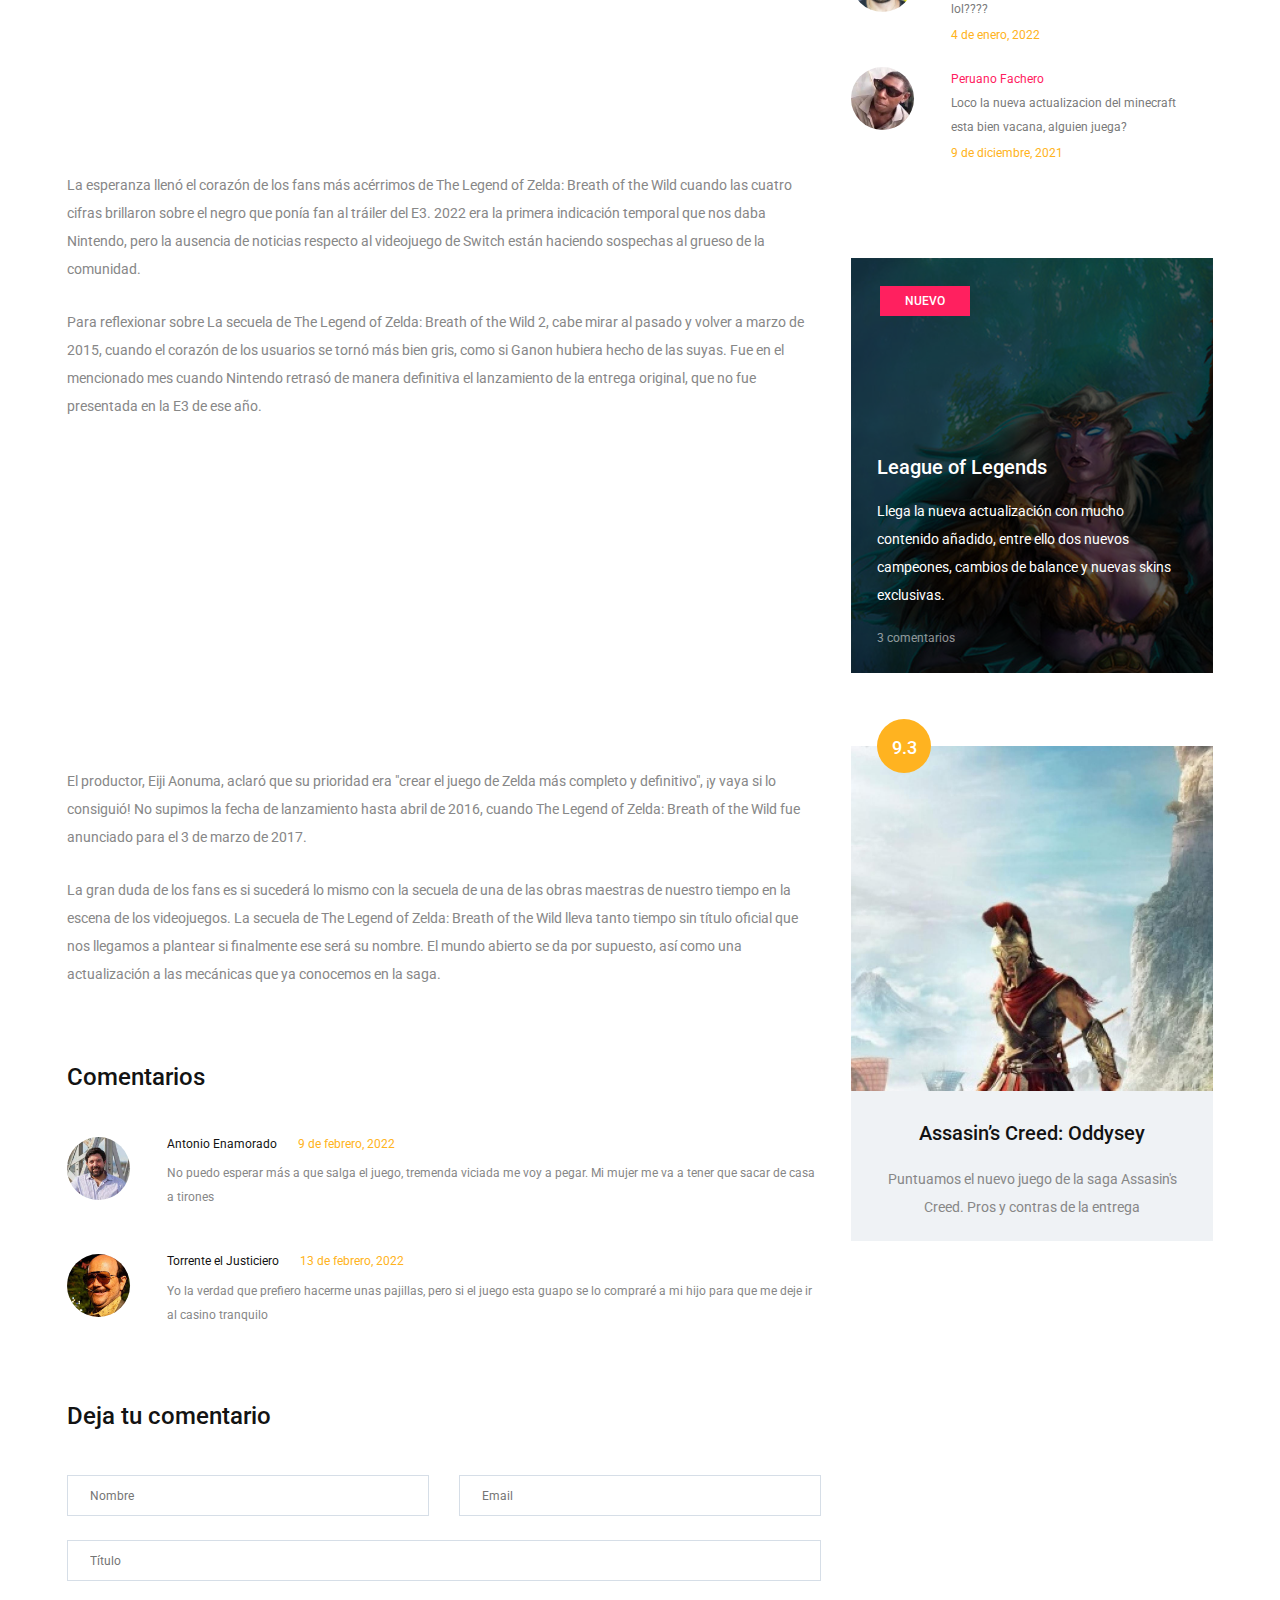
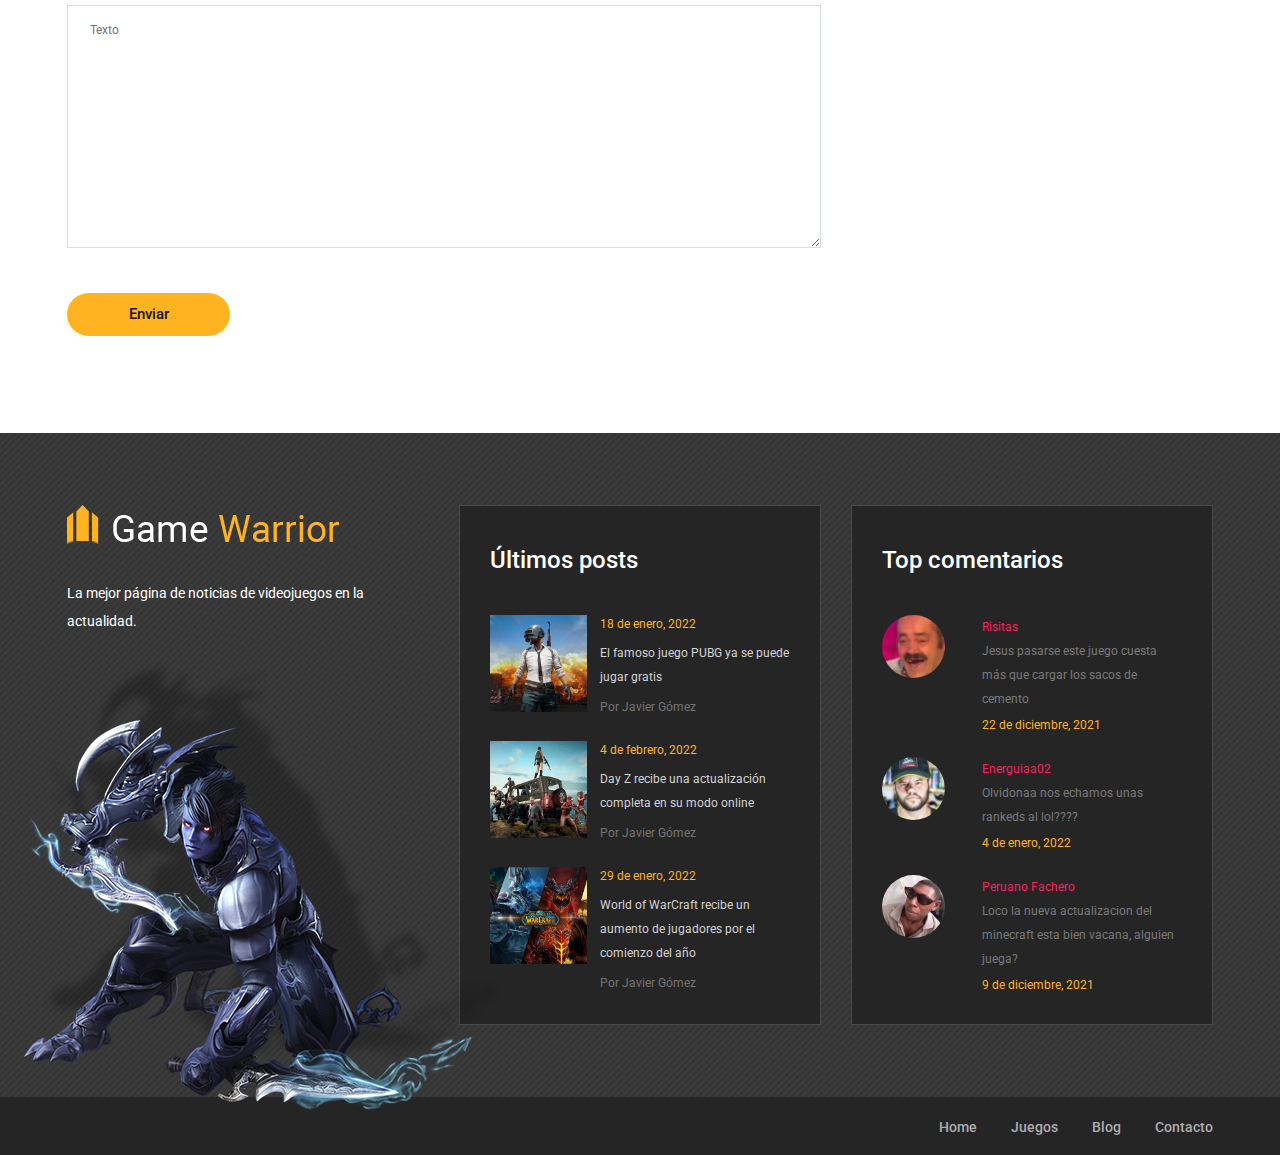
<file: NoticiaZelda.html>
<!DOCTYPE html>
<html lang="zxx">
<head>
	<title>Game Warrior</title>
	<meta charset="UTF-8">
	<meta name="description" content="Game Warrior Template">
	<meta name="keywords" content="warrior, game, creative, html">
	<meta name="viewport" content="width=device-width, initial-scale=1.0">
	<!-- Favicon -->   
	<link href="img/favicon.ico" rel="shortcut icon"/>

	<!-- Google Fonts -->
	<link href="https://fonts.googleapis.com/css?family=Roboto:400,400i,500,500i,700,700i" rel="stylesheet">

	<!-- Stylesheets -->
	<link rel="stylesheet" href="css/bootstrap.min.css"/>
	<link rel="stylesheet" href="css/font-awesome.min.css"/>
	<link rel="stylesheet" href="css/owl.carousel.css"/>
	<link rel="stylesheet" href="css/style.css"/>
	<link rel="stylesheet" href="css/animate.css"/>


	<!--[if lt IE 9]>
	  <script src="https://oss.maxcdn.com/html5shiv/3.7.2/html5shiv.min.js"></script>
	  <script src="https://oss.maxcdn.com/respond/1.4.2/respond.min.js"></script>
	<![endif]-->

</head>
<body>
	<!-- Page Preloder -->
	<div id="preloder">
		<div class="loader"></div>
	</div>

	<!-- Header section -->
	<header class="header-section">
		<div class="container">
			<!-- logo -->
			<a class="site-logo" href="index.html">
				<img src="img/logo.png" alt="">
			</a>
			<div class="user-panel">
				<a href="https://www.instagram.com/"><img src="img/instagram.png" width="20"></a> &nbsp;&nbsp;&nbsp; <a href="https://twitter.com/"><img src="img/twitter.png" width="20"></a> &nbsp;&nbsp;&nbsp; <a href="https://www.facebook.com/"><img src="img/facebook.png" width="20"></a>
			</div>
			<!-- responsive -->
			<div class="nav-switch">
				<i class="fa fa-bars"></i>
			</div>
			<!-- site menu -->
			<nav class="main-menu">
				<ul>
					<li><a href="index.html">Home</a></li>
					<li><a href="review.html">Juegos</a></li>
					<li><a href="categories.html">Blog</a></li>
					<li><a href="contact.html">Contacto</a></li>
				</ul>
			</nav>
		</div>
	</header>
	<!-- Header section end -->


	<!-- Latest news section -->
	<div class="latest-news-section">
		<div class="ln-title">Ultimas noticias</div>
		<div class="news-ticker">
			<div class="news-ticker-contant">
				<div class="nt-item"><span class="new">novedad</span>Nintendo confirma Zelda Breath of the Wild 2 y Bayonetta 3 para 2022 </div>
				<div class="nt-item"><span class="strategy">ofertas</span>GAME lanza sus Ofertas de San Valentín del 3 al 14 de febrero </div>
				<div class="nt-item"><span class="racing">hardware</span>Las nuevas RTX 3050 se agotan en apenas una hora </div>
			</div>
		</div>
	</div>
	<!-- Latest news section end -->


	<!-- Page info section -->
	<section class="page-info-section set-bg" data-setbg="img/page-top-bg/6.jpg">
		<div class="pi-content">
			<div class="container">
				<div class="row">
					<div class="col-xl-5 col-lg-6 text-white">
						<h2>¿Se retrasa la nueva entrega de Zelda BOTW?</h2>
						<p></p>
					</div>
				</div>
			</div>
		</div>
	</section>
	<!-- Page info section -->


	<!-- Page section -->
	<section class="page-section single-blog-page spad">
		<div class="container">
			<div class="row">
				<div class="col-lg-8">
					<div class="blog-thumb set-bg" data-setbg="img/zelda1.jpg">
						
						<div class="rgi-extra">
							<div class="rgi-star"><img src="img/icons/star.png" alt=""></div>
							<div class="rgi-heart"><img src="img/icons/heart.png" alt=""></div>
						</div>
					</div>
					<div class="blog-content">
						<h3>¿Cuando saldrá la esperada secuela de Breath of the Wild?
                        </h3>
						<a href="" class="meta-comment">3 comentarios</a>
						<p>The Legend of Zelda: Breath of the Wild es considerado como uno de los mejores juegos de la historia, tanto de Nintendo Switch como del mundo, y como cabría esperar su segunda parte mantiene vigilante a toda la comunidad. Si bien es cierto que el tráiler reveló tanto mecánicas como gráficos, la realidad es que poco sabemos sobre esta entrega.</p>
						<iframe width="560" height="315" src="https://www.youtube.com/embed/Pi-MRZBP91I" title="YouTube video player" frameborder="0" allow="accelerometer; autoplay; clipboard-write; encrypted-media; gyroscope; picture-in-picture" allowfullscreen></iframe>
						<p>La esperanza llenó el corazón de los fans más acérrimos de The Legend of Zelda: Breath of the Wild cuando las cuatro cifras brillaron sobre el negro que ponía fan al tráiler del E3. 2022 era la primera indicación temporal que nos daba Nintendo, pero la ausencia de noticias respecto al videojuego de Switch están haciendo sospechas al grueso de la comunidad.</p>
						<p>Para reflexionar sobre La secuela de The Legend of Zelda: Breath of the Wild 2, cabe mirar al pasado y volver a marzo de 2015, cuando el corazón de los usuarios se tornó más bien gris, como si Ganon hubiera hecho de las suyas. Fue en el mencionado mes cuando Nintendo retrasó de manera definitiva el lanzamiento de la entrega original, que no fue presentada en la E3 de ese año.</p>
						<iframe width="560" height="315" src="https://www.youtube.com/embed/zw47_q9wbBE" title="YouTube video player" frameborder="0" allow="accelerometer; autoplay; clipboard-write; encrypted-media; gyroscope; picture-in-picture" allowfullscreen></iframe>
                        <p>El productor, Eiji Aonuma, aclaró que su prioridad era "crear el juego de Zelda más completo y definitivo", ¡y vaya si lo consiguió! No supimos la fecha de lanzamiento hasta abril de 2016, cuando The Legend of Zelda: Breath of the Wild fue anunciado para el 3 de marzo de 2017.</p>
						<p>La gran duda de los fans es si sucederá lo mismo con la secuela de una de las obras maestras de nuestro tiempo en la escena de los videojuegos. La secuela de The Legend of Zelda: Breath of the Wild lleva tanto tiempo sin título oficial que nos llegamos a plantear si finalmente ese será su nombre. El mundo abierto se da por supuesto, así como una actualización a las mecánicas que ya conocemos en la saga.</p>

					</div>
					<div class="comment-warp">
						<h4 class="comment-title">Comentarios</h4>
						<ul class="comment-list">
							<li>
								<div class="comment">
									<div class="comment-avator set-bg" data-setbg="img/authors/1.jpeg"></div>
									<div class="comment-content">
										<h5>Antonio Enamorado <span>9 de febrero, 2022</span></h5>
										<p>No puedo esperar más a que salga el juego, tremenda viciada me voy a pegar. Mi mujer me va a tener que sacar de casa a tirones </p>
									</div>
								</div>
							</li>
							<li>
								<div class="comment">
									<div class="comment-avator set-bg" data-setbg="img/authors/2.jpeg"></div>
									<div class="comment-content">
										<h5>Torrente el Justiciero <span>13 de febrero, 2022</span></h5>
										<p>Yo la verdad que prefiero hacerme unas pajillas, pero si el juego esta guapo se lo compraré a mi hijo para que me deje ir al casino tranquilo </p>
									</div>
								</div>
							</li>
						</ul>
					</div>
					<div class="comment-form-warp">
						<h4 class="comment-title">Deja tu comentario</h4>
						<form class="comment-form">
							<div class="row">
								<div class="col-md-6">
									<input type="text" placeholder="Nombre">
								</div>
								<div class="col-md-6">
									<input type="email" placeholder="Email">
								</div>
								<div class="col-lg-12">
									<input type="text" placeholder="Título">
									<textarea placeholder="Texto"></textarea>
									<button class="site-btn btn-sm">Enviar</button>
								</div>
							</div>
						</form>
					</div>
				</div>
				<!-- sidebar -->
				<div class="col-lg-4 col-md-7 sidebar pt-5 pt-lg-0">
					<!-- widget -->
					<div class="widget-item">
						<form class="search-widget">
							<input type="text" placeholder="Buscar">
							<button><i class="fa fa-search"></i></button>
						</form>
					</div>
					<!-- widget -->
					<div class="widget-item">
						<h4 class="widget-title">Últimos Posts</h4>
						<div class="latest-blog">
							<div class="lb-item">
								<div class="lb-thumb set-bg" data-setbg="img/latest-blog/1.jpg"></div>
								<div class="lb-content">
									<div class="lb-date">18 de enero, 2022</div>
									<p>El famoso juego PUBG ya se puede jugar gratis</p>
									<a href="#" class="lb-author">Por Javier Gómez</a>
								</div>
							</div>
							<div class="lb-item">
								<div class="lb-thumb set-bg" data-setbg="img/latest-blog/2.jpg"></div>
								<div class="lb-content">
									<div class="lb-date">4 de febrero, 2022</div>
									<p>Day Z recibe una actualización completa en su modo online</p>
									<a href="#" class="lb-author">Por Javier Gómez</a>
								</div>
							</div>
							<div class="lb-item">
								<div class="lb-thumb set-bg" data-setbg="img/latest-blog/3.jpg"></div>
								<div class="lb-content">
									<div class="lb-date">29 de enero, 2022</div>
									<p>World of WarCraft recibe un aumento de jugadores por el comienzo del año</p>
									<a href="#" class="lb-author">Por Javier Gómez</a>
								</div>
							</div>
						</div>
					</div>
					<!-- widget -->
					<div class="widget-item">
						<h4 class="widget-title">Top Comentarios</h4>
						<div class="top-comment">
							<div class="tc-item">
								<div class="tc-thumb set-bg" data-setbg="img/risitas.jpg"></div>
								<div class="tc-content">
									<p><a href="#">Risitas</a><br> <span>Jesus pasarse este juego cuesta más que cargar los sacos de cemento</span></p>
									<div class="tc-date">22 de diciembre, 2021</div>
								</div>
							</div>
							<div class="tc-item">
								<div class="tc-thumb set-bg" data-setbg="img/energuia.jpg"></div>
								<div class="tc-content">
									<p><a href="#">Energuiaa02</a><br> <span>Olvidonaa nos echamos unas rankeds al lol????</span></p>
									<div class="tc-date">4 de enero, 2022</div>
								</div>
							</div>
							<div class="tc-item">
								<div class="tc-thumb set-bg" data-setbg="img/peruano.jpeg"></div>
								<div class="tc-content">
									<p><a href="#">Peruano Fachero</a><br> <span>Loco la nueva actualizacion del minecraft esta bien vacana, alguien juega?</span></p>
									<div class="tc-date">9 de diciembre, 2021</div>
								</div>
							</div>
						</div>
					</div>
					<!-- widget -->
					<div class="widget-item">
						<div class="feature-item set-bg" data-setbg="img/features/1.jpg">
							<span class="cata new">Nuevo</span>
							<div class="fi-content text-white">
								<h5><a href="#">League of Legends</a></h5>
								<p>Llega la nueva actualización con mucho contenido añadido, entre ello dos nuevos campeones, cambios de balance y nuevas skins exclusivas.</p>
								<a href="#" class="fi-comment">3 comentarios</a>
							</div>
						</div>
					</div>
					<!-- widget -->
					<div class="widget-item">
						<div class="review-item">
							<div class="review-cover set-bg" data-setbg="img/review/1.jpg">
								<div class="score yellow">9.3</div>
							</div>
							<div class="review-text">
								<h5>Assasin’s Creed: Oddysey</h5>
								<p>Puntuamos el nuevo juego de la saga Assasin's Creed. Pros y contras de la entrega</p>
							</div>
						</div>
					</div>
				</div>
			</div>
		</div>
	</section>
	<!-- Page section end -->


	<!-- Footer top section -->
	<section class="footer-top-section">
		<div class="container">
			<div class="footer-top-bg">
				<img src="img/footer-top-bg.png" alt="">
			</div>
			<div class="row">
				<div class="col-lg-4">
					<div class="footer-logo text-white">
						<img src="img/footer-logo.png" alt="">
						<p>La mejor página de noticias de videojuegos en la actualidad.</p>
					</div>
				</div>
				<div class="col-lg-4 col-md-6">
					<div class="footer-widget mb-5 mb-md-0">
						<h4 class="fw-title">Últimos posts</h4>
						<div class="latest-blog">
							<div class="lb-item">
								<div class="lb-thumb set-bg" data-setbg="img/latest-blog/1.jpg"></div>
								<div class="lb-content">
									<div class="lb-date">18 de enero, 2022</div>
									<p>El famoso juego PUBG ya se puede jugar gratis</p>
									<a href="#" class="lb-author">Por Javier Gómez</a>
								</div>
							</div>
							<div class="lb-item">
								<div class="lb-thumb set-bg" data-setbg="img/latest-blog/2.jpg"></div>
								<div class="lb-content">
									<div class="lb-date">4 de febrero, 2022</div>
									<p>Day Z recibe una actualización completa en su modo online</p>
									<a href="#" class="lb-author">Por Javier Gómez</a>
								</div>
							</div>
							<div class="lb-item">
								<div class="lb-thumb set-bg" data-setbg="img/latest-blog/3.jpg"></div>
								<div class="lb-content">
									<div class="lb-date">29 de enero, 2022</div>
									<p>World of WarCraft recibe un aumento de jugadores por el comienzo del año</p>
									<a href="#" class="lb-author">Por Javier Gómez</a>
								</div>
							</div>
						</div>
					</div>
				</div>
				<div class="col-lg-4 col-md-6">
					<div class="footer-widget">
						<h4 class="fw-title">Top comentarios</h4>
						<div class="top-comment">
							<div class="tc-item">
								<div class="tc-thumb set-bg" data-setbg="img/risitas.jpg"></div>
								<div class="tc-content">
									<p><a href="#">Risitas</a><br> <span>Jesus pasarse este juego cuesta más que cargar los sacos de cemento</span></p>
									<div class="tc-date">22 de diciembre, 2021</div>
								</div>
							</div>
							<div class="tc-item">
								<div class="tc-thumb set-bg" data-setbg="img/energuia.jpg"></div>
								<div class="tc-content">
									<p><a href="#">Energuiaa02</a><br> <span>Olvidonaa nos echamos unas rankeds al lol????</span></p>
									<div class="tc-date">4 de enero, 2022</div>
								</div>
							</div>
							<div class="tc-item">
								<div class="tc-thumb set-bg" data-setbg="img/peruano.jpeg"></div>
								<div class="tc-content">
									<p><a href="#">Peruano Fachero</a><br> <span>Loco la nueva actualizacion del minecraft esta bien vacana, alguien juega?</span></p>
									<div class="tc-date">9 de diciembre, 2021</div>
								</div>
							</div>
							</div>
						</div>
					</div>
				</div>
			</div>
		</div>
	</section>
	<!-- Footer top section end -->

	
	<!-- Footer section -->
	<footer class="footer-section">
		<div class="container">
			<ul class="footer-menu">
				<li><a href="index.html">Home</a></li>
				<li><a href="review.html">Juegos</a></li>
				<li><a href="categories.html">Blog</a></li>
				<li><a href="contact.html">Contacto</a></li>
			</ul>
			<p class="copyright"><!-- Link back to Colorlib can't be removed. Template is licensed under CC BY 3.0. -->
<!-- Link back to Colorlib can't be removed. Template is licensed under CC BY 3.0. -->
</p>
		</div>
	</footer>
	<!-- Footer section end -->


	<!--====== Javascripts & Jquery ======-->
	<script src="js/jquery-3.2.1.min.js"></script>
	<script src="js/bootstrap.min.js"></script>
	<script src="js/owl.carousel.min.js"></script>
	<script src="js/jquery.marquee.min.js"></script>
	<script src="js/main.js"></script>
    </body>
</html>
</file>
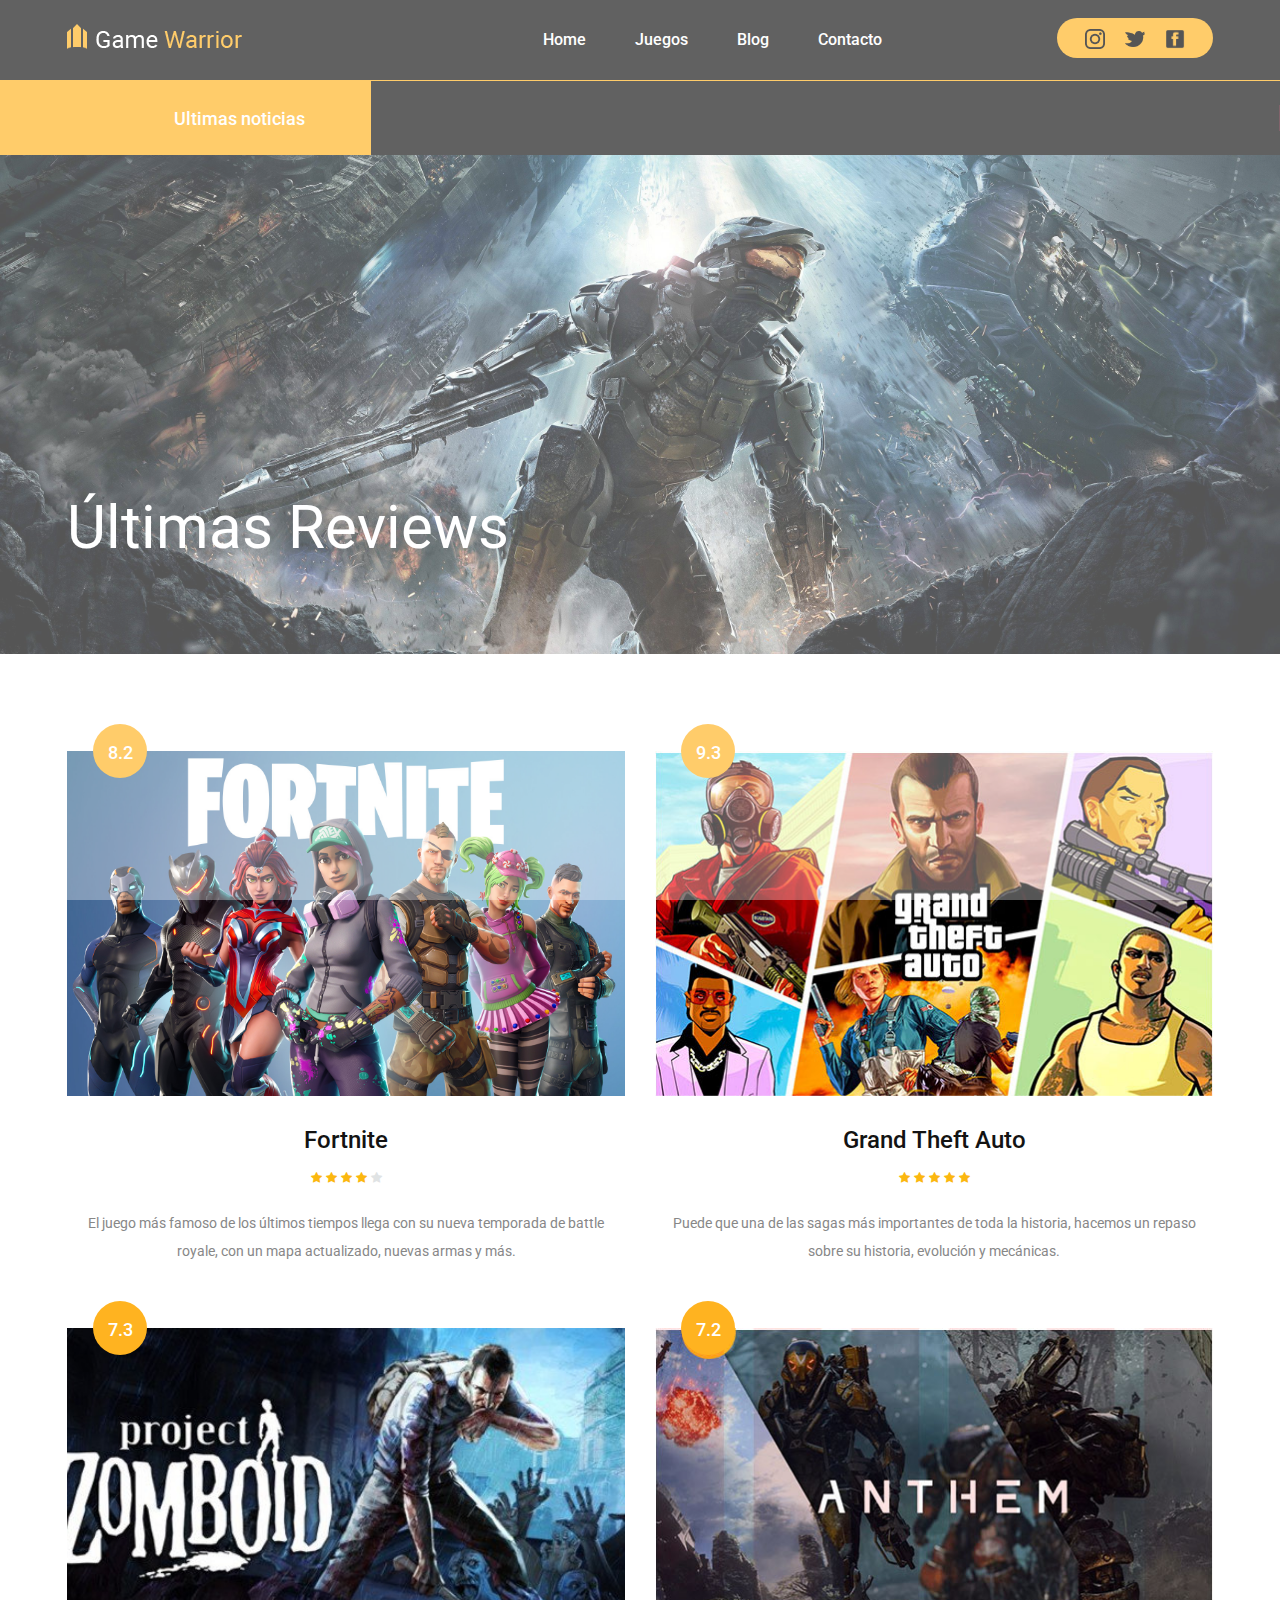
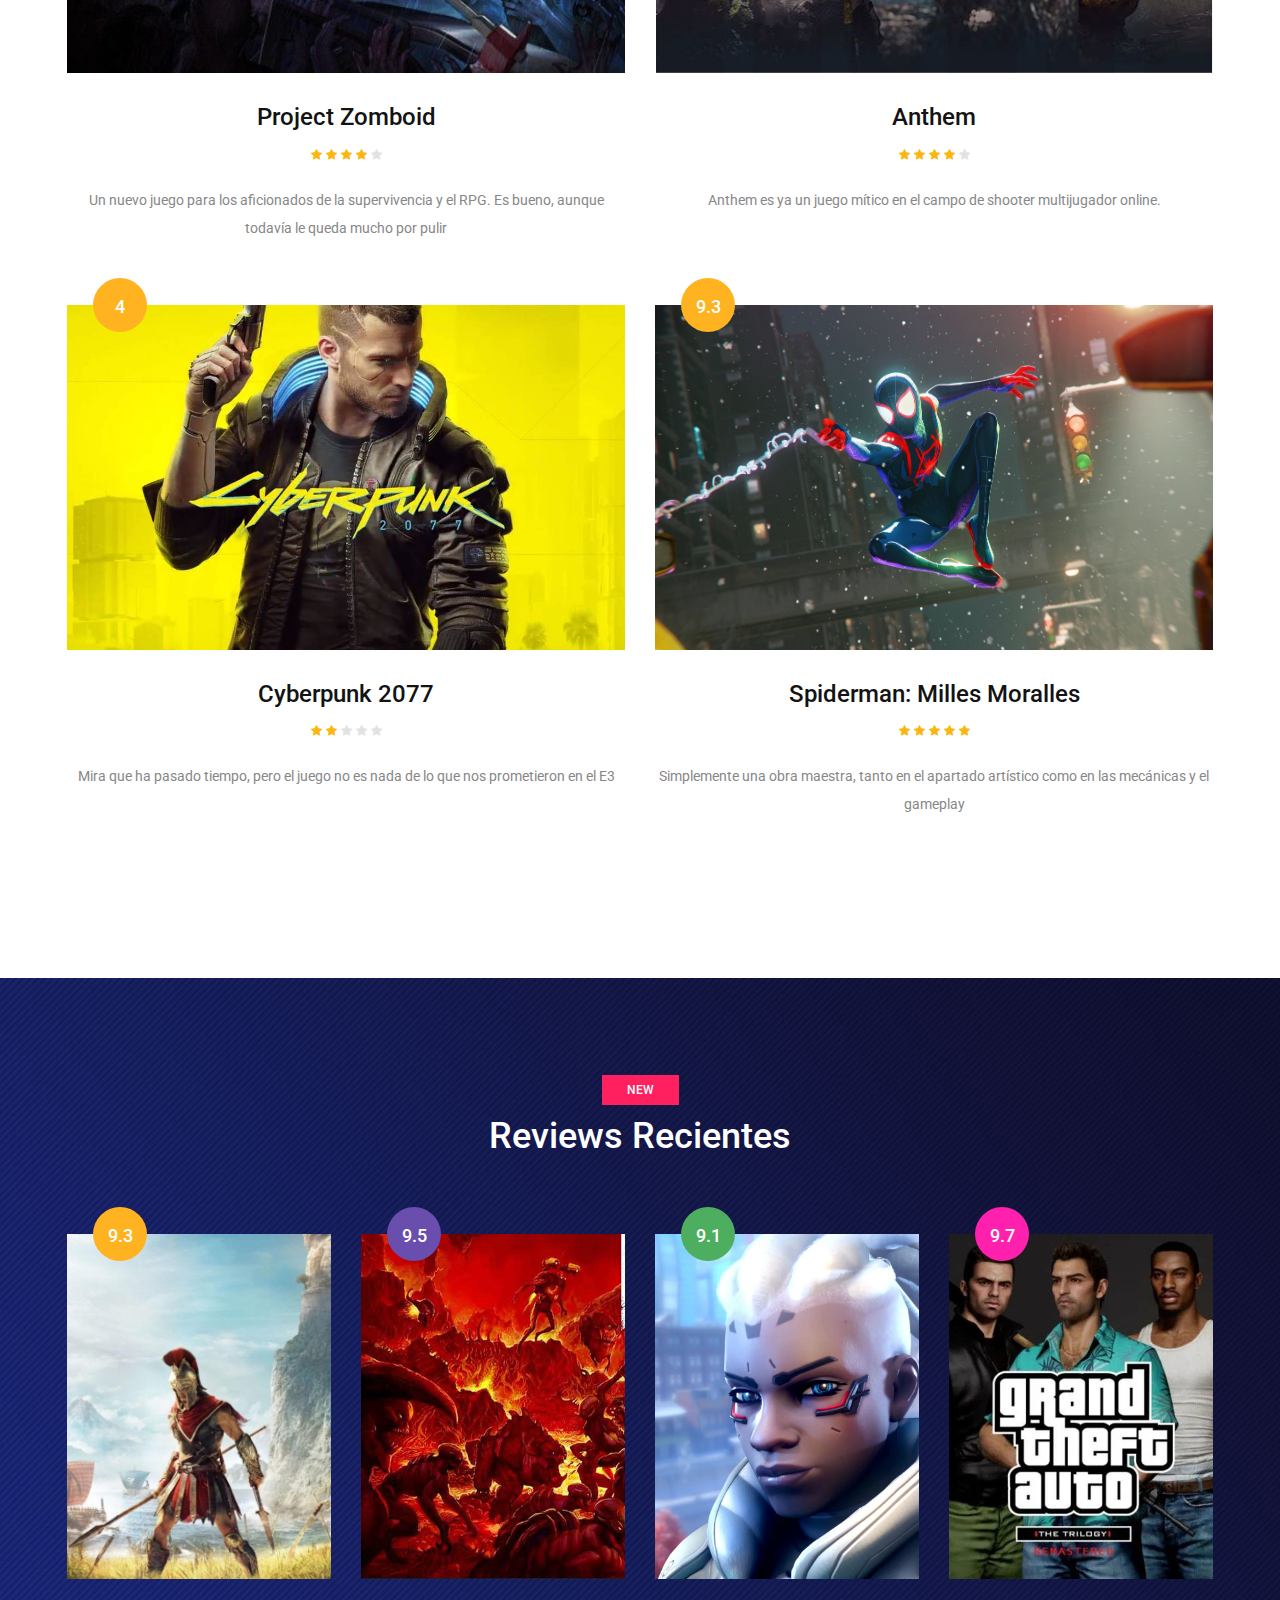
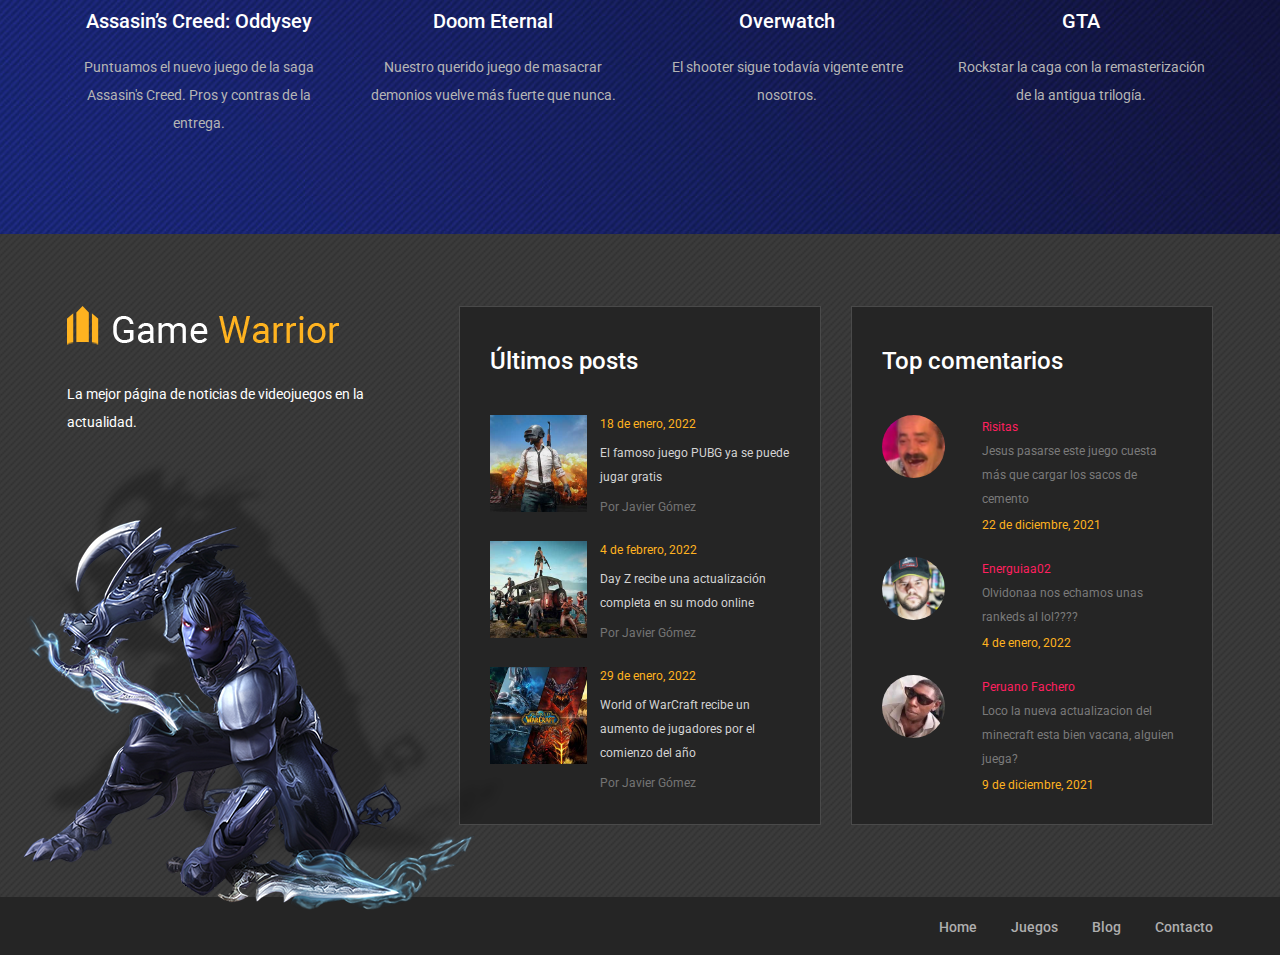
<file: review.html>
<!DOCTYPE html>
<html lang="zxx">
<head>
	<title>Game Warrior Template</title>
	<meta charset="UTF-8">
	<meta name="description" content="Game Warrior Template">
	<meta name="keywords" content="warrior, game, creative, html">
	<meta name="viewport" content="width=device-width, initial-scale=1.0">
	<!-- Favicon -->   
	<link href="img/favicon.ico" rel="shortcut icon"/>

	<!-- Google Fonts -->
	<link href="https://fonts.googleapis.com/css?family=Roboto:400,400i,500,500i,700,700i" rel="stylesheet">

	<!-- Stylesheets -->
	<link rel="stylesheet" href="css/bootstrap.min.css"/>
	<link rel="stylesheet" href="css/font-awesome.min.css"/>
	<link rel="stylesheet" href="css/owl.carousel.css"/>
	<link rel="stylesheet" href="css/style.css"/>
	<link rel="stylesheet" href="css/animate.css"/>


	<!--[if lt IE 9]>
	  <script src="https://oss.maxcdn.com/html5shiv/3.7.2/html5shiv.min.js"></script>
	  <script src="https://oss.maxcdn.com/respond/1.4.2/respond.min.js"></script>
	<![endif]-->

</head>
<body>
	<!-- Page Preloder -->
	<div id="preloder">
		<div class="loader"></div>
	</div>

	<!-- Header section -->
	<header class="header-section">
		<div class="container">
			<!-- logo -->
			<a class="site-logo" href="index.html">
				<img src="img/logo.png" alt="">
			</a>
			<div class="user-panel">
				<a href="https://www.instagram.com/"><img src="img/instagram.png" width="20"></a> &nbsp;&nbsp;&nbsp; <a href="https://twitter.com/"><img src="img/twitter.png" width="20"></a> &nbsp;&nbsp;&nbsp; <a href="https://www.facebook.com/"><img src="img/facebook.png" width="20"></a>
			</div>
			<!-- responsive -->
			<div class="nav-switch">
				<i class="fa fa-bars"></i>
			</div>
			<!-- site menu -->
			<nav class="main-menu">
				<ul>
					<li><a href="index.html">Home</a></li>
					<li><a href="review.html">Juegos</a></li>
					<li><a href="categories.html">Blog</a></li>
					<li><a href="contact.html">Contacto</a></li>
				</ul>
			</nav>
		</div>
	</header>
	<!-- Header section end -->


	<!-- Latest news section -->
	<div class="latest-news-section">
		<div class="ln-title">Ultimas noticias</div>
		<div class="news-ticker">
			<div class="news-ticker-contant">
				<div class="nt-item"><span class="new">novedad</span>Nintendo confirma Zelda Breath of the Wild 2 y Bayonetta 3 para 2022 </div>
				<div class="nt-item"><span class="strategy">ofertas</span>GAME lanza sus Ofertas de San Valentín del 3 al 14 de febrero </div>
				<div class="nt-item"><span class="racing">hardware</span>Las nuevas RTX 3050 se agotan en apenas una hora </div>
			</div>
		</div>
	</div>
	<!-- Latest news section end -->


	<!-- Page info section -->
	<section class="page-info-section set-bg" data-setbg="img/page-top-bg/3.jpg">
		<div class="pi-content">
			<div class="container">
				<div class="row">
					<div class="col-xl-5 col-lg-6 text-white">
						<h2>Últimas Reviews</h2>
					</div>
				</div>
			</div>
		</div>
	</section>
	<!-- Page info section -->


	<!-- Page section -->
	<section class="page-section review-page spad">
		<div class="container">
			<div class="row">
				<div class="col-md-6">
					<div class="review-item">
						<div class="review-cover set-bg" data-setbg="img/review/5.jpg">
							<div class="score yellow">8.2</div>
						</div>
						<div class="review-text">
							<h4>Fortnite</h4>
							<div class="rating">
								<i class="fa fa-star"></i>
								<i class="fa fa-star"></i>
								<i class="fa fa-star"></i>
								<i class="fa fa-star"></i>
								<i class="fa fa-star is-fade"></i>
							</div>
							<p>El juego más famoso de los últimos tiempos llega con su nueva temporada de battle royale, con un mapa actualizado, nuevas armas y más.</p>
						</div>
					</div>
				</div>
				<div class="col-md-6">
					<div class="review-item">
						<div class="review-cover set-bg" data-setbg="img/review/6.jpg">
							<div class="score yellow">9.3</div>
						</div>
						<div class="review-text">
							<h4>Grand Theft Auto</h4>
							<div class="rating">
								<i class="fa fa-star"></i>
								<i class="fa fa-star"></i>
								<i class="fa fa-star"></i>
								<i class="fa fa-star"></i>
								<i class="fa fa-star"></i>
							</div>
							<p>Puede que una de las sagas más importantes de toda la historia, hacemos un repaso sobre su historia, evolución y mecánicas.</p>
						</div>
					</div>
				</div>
				<div class="col-md-6">
					<div class="review-item">
						<div class="review-cover set-bg" data-setbg="img/review/7.jpg">
							<div class="score yellow">7.3</div>
						</div>
						<div class="review-text">
							<h4>Project Zomboid</h4>
							<div class="rating">
								<i class="fa fa-star"></i>
								<i class="fa fa-star"></i>
								<i class="fa fa-star"></i>
								<i class="fa fa-star"></i>
								<i class="fa fa-star is-fade"></i>
							</div>
							<p>Un nuevo juego para los aficionados de la supervivencia y el RPG. Es bueno, aunque todavía le queda mucho por pulir</p>
						</div>
					</div>
				</div>
				<div class="col-md-6">
					<div class="review-item">
						<div class="review-cover set-bg" data-setbg="img/review/8.jpg">
							<div class="score yellow">7.2</div>
						</div>
						<div class="review-text">
							<h4>Anthem</h4>
							<div class="rating">
								<i class="fa fa-star"></i>
								<i class="fa fa-star"></i>
								<i class="fa fa-star"></i>
								<i class="fa fa-star"></i>
								<i class="fa fa-star is-fade"></i>
							</div>
							<p>Anthem es ya un juego mítico en el campo de shooter multijugador online.</p>
						</div>
					</div>
				</div>
				<div class="col-md-6">
					<div class="review-item">
						<div class="review-cover set-bg" data-setbg="img/review/9.jpg">
							<div class="score yellow">4</div>
						</div>
						<div class="review-text">
							<h4>Cyberpunk 2077</h4>
							<div class="rating">
								<i class="fa fa-star"></i>
								<i class="fa fa-star"></i>
								<i class="fa fa-star is-fade"></i>
								<i class="fa fa-star is-fade"></i>
								<i class="fa fa-star is-fade"></i>
							</div>
							<p>Mira que ha pasado tiempo, pero el juego no es nada de lo que nos prometieron en el E3</p>
						</div>
					</div>
				</div>
				<div class="col-md-6">
					<div class="review-item">
						<div class="review-cover set-bg" data-setbg="img/review/10.jpg">
							<div class="score yellow">9.3</div>
						</div>
						<div class="review-text">
							<h4>Spiderman: Milles Moralles</h4>
							<div class="rating">
								<i class="fa fa-star"></i>
								<i class="fa fa-star"></i>
								<i class="fa fa-star"></i>
								<i class="fa fa-star"></i>
								<i class="fa fa-star"></i>
							</div>
							<p>Simplemente una obra maestra, tanto en el apartado artístico como en las mecánicas y el gameplay</p>
						</div>
					</div>
				</div>
			</div>
			
		</div>
	</section>
	<!-- Page section end -->


	<!-- Review section -->
	<section class="review-section review-dark spad set-bg" data-setbg="img/review-bg-2.jpg">
		<div class="container">
			<div class="section-title text-white">
				<div class="cata new">new</div>
				<h2>Reviews Recientes</h2>
			</div>
			<div class="row text-white">
				<div class="col-lg-3 col-md-6">
					<div class="review-item">
						<div class="review-cover set-bg" data-setbg="img/review/1.jpg">
							<div class="score yellow">9.3</div>
						</div>
						<div class="review-text">
							<h5>Assasin’s Creed: Oddysey</h5>
							<p>Puntuamos el nuevo juego de la saga Assasin's Creed. Pros y contras de la entrega.</p>
						</div>
					</div>
				</div>
				<div class="col-lg-3 col-md-6">
					<div class="review-item">
						<div class="review-cover set-bg" data-setbg="img/review/2.jpg">
							<div class="score purple">9.5</div>
						</div>
						<div class="review-text">
							<h5>Doom Eternal</h5>
							<p>Nuestro querido juego de masacrar demonios vuelve más fuerte que nunca.</p>
						</div>
					</div>
				</div>
				<div class="col-lg-3 col-md-6">
					<div class="review-item">
						<div class="review-cover set-bg" data-setbg="img/review/3.jpg">
							<div class="score green">9.1</div>
						</div>
						<div class="review-text">
							<h5>Overwatch</h5>
							<p>El shooter sigue todavía vigente entre nosotros.</p>
						</div>
					</div>
				</div>
				<div class="col-lg-3 col-md-6">
					<div class="review-item">
						<div class="review-cover set-bg" data-setbg="img/review/4.jpg">
							<div class="score pink">9.7</div>
						</div>
						<div class="review-text">
							<h5>GTA</h5>
							<p>Rockstar la caga con la remasterización de la antigua trilogía.</p>
						</div>
					</div>
				</div>
			</div>
		</div>
	</section>
	<!-- Review section end -->


	<!-- Footer top section -->
	<section class="footer-top-section">
		<div class="container">
			<div class="footer-top-bg">
				<img src="img/footer-top-bg.png" alt="">
			</div>
			<div class="row">
				<div class="col-lg-4">
					<div class="footer-logo text-white">
						<img src="img/footer-logo.png" alt="">
						<p>La mejor página de noticias de videojuegos en la actualidad.</p>
					</div>
				</div>
				<div class="col-lg-4 col-md-6">
					<div class="footer-widget mb-5 mb-md-0">
						<h4 class="fw-title">Últimos posts</h4>
						<div class="latest-blog">
							<div class="lb-item">
								<div class="lb-thumb set-bg" data-setbg="img/latest-blog/1.jpg"></div>
								<div class="lb-content">
									<div class="lb-date">18 de enero, 2022</div>
									<p>El famoso juego PUBG ya se puede jugar gratis</p>
									<a href="#" class="lb-author">Por Javier Gómez</a>
								</div>
							</div>
							<div class="lb-item">
								<div class="lb-thumb set-bg" data-setbg="img/latest-blog/2.jpg"></div>
								<div class="lb-content">
									<div class="lb-date">4 de febrero, 2022</div>
									<p>Day Z recibe una actualización completa en su modo online</p>
									<a href="#" class="lb-author">Por Javier Gómez</a>
								</div>
							</div>
							<div class="lb-item">
								<div class="lb-thumb set-bg" data-setbg="img/latest-blog/3.jpg"></div>
								<div class="lb-content">
									<div class="lb-date">29 de enero, 2022</div>
									<p>World of WarCraft recibe un aumento de jugadores por el comienzo del año</p>
									<a href="#" class="lb-author">Por Javier Gómez</a>
								</div>
							</div>
						</div>
					</div>
				</div>
				<div class="col-lg-4 col-md-6">
					<div class="footer-widget">
						<h4 class="fw-title">Top comentarios</h4>
						<div class="top-comment">
							<div class="tc-item">
								<div class="tc-thumb set-bg" data-setbg="img/risitas.jpg"></div>
								<div class="tc-content">
									<p><a href="#">Risitas</a><br> <span>Jesus pasarse este juego cuesta más que cargar los sacos de cemento</span></p>
									<div class="tc-date">22 de diciembre, 2021</div>
								</div>
							</div>
							<div class="tc-item">
								<div class="tc-thumb set-bg" data-setbg="img/energuia.jpg"></div>
								<div class="tc-content">
									<p><a href="#">Energuiaa02</a><br> <span>Olvidonaa nos echamos unas rankeds al lol????</span></p>
									<div class="tc-date">4 de enero, 2022</div>
								</div>
							</div>
							<div class="tc-item">
								<div class="tc-thumb set-bg" data-setbg="img/peruano.jpeg"></div>
								<div class="tc-content">
									<p><a href="#">Peruano Fachero</a><br> <span>Loco la nueva actualizacion del minecraft esta bien vacana, alguien juega?</span></p>
									<div class="tc-date">9 de diciembre, 2021</div>
								</div>
							</div>
							</div>
						</div>
					</div>
				</div>
			</div>
		</div>
	</section>
	<!-- Footer top section end -->

	
	<!-- Footer section -->
	<footer class="footer-section">
		<div class="container">
			<ul class="footer-menu">
				<li><a href="index.html">Home</a></li>
				<li><a href="review.html">Juegos</a></li>
				<li><a href="categories.html">Blog</a></li>
				<li><a href="contact.html">Contacto</a></li>
			</ul>
			<p class="copyright"><!-- Link back to Colorlib can't be removed. Template is licensed under CC BY 3.0. -->
<!-- Link back to Colorlib can't be removed. Template is licensed under CC BY 3.0. -->
</p>
		</div>
	</footer>
	<!-- Footer section end -->


	<!--====== Javascripts & Jquery ======-->
	<script src="js/jquery-3.2.1.min.js"></script>
	<script src="js/bootstrap.min.js"></script>
	<script src="js/owl.carousel.min.js"></script>
	<script src="js/jquery.marquee.min.js"></script>
	<script src="js/main.js"></script>
    </body>
</html>
</file>
<file: css/style.css>
/* =================================
------------------------------------
  Game Warrior Template
  Version: 1.0
 ------------------------------------ 
 ====================================*/

/*---------------------------*/
/* Template default CSS
/*---------------------------*/

html,
body {
	height: 100%;
	font-family: 'Roboto', sans-serif;
	-webkit-font-smoothing: antialiased;
	font-smoothing: antialiased;
}

h1,
h2,
h3,
h4,
h5,
h6 {
	margin: 0;
	font-weight: 500;
	color: #131313;
}

h1 {
	font-size: 70px;
}

h2 {
	font-size: 36px;
}

h3 {
	font-size: 30px;
}

h4 {
	font-size: 24px;
}

h5 {
	font-size: 20px;
}

h6 {
	font-size: 16px;
}

p {
	font-size: 14px;
	color: #878787;
	line-height: 2;
}

img {
	max-width: 100%;
}

input:focus,
select:focus,
button:focus,
textarea:focus {
	outline: none;
}

a:hover,
a:focus {
	text-decoration: none;
	outline: none;
}

ul,
ol {
	padding: 0;
	margin: 0;
}

/*---------------------
  Helper CSS
-----------------------*/

.section-title {
	text-align: center;
	margin-bottom: 75px;
}

.section-title h2 {
	padding-top: 10px;
	font-size: 36px;
}

.set-bg {
	background-repeat: no-repeat;
	background-size: cover;
	background-position: top center;
}

.spad {
	padding-top: 97px;
	padding-bottom: 97px;
}

.text-white h1,
.text-white h2,
.text-white h3,
.text-white h4,
.text-white h5,
.text-white h6,
.text-white p,
.text-white span,
.text-white li,
.text-white a {
	color: #fff;
}

.rating i {
	color: #fbb710;
}

.rating .is-fade {
	color: #e0e3e4;
}

/*---------------------
  Commom elements
-----------------------*/

/* buttons */
.site-btn {
	display: inline-block;
	text-align: center;
	font-size: 15px;
	color: #131313;
	padding: 16px 30px;
	min-width: 153px;
	border-radius: 50px;
	font-weight: 500;
	border: none;
	background: #ffb320;
	cursor: pointer;
}

.site-btn.btn-sm {
	padding: 10px 30px;
	min-width: 163px;
}

.site-btn:hover {
	color: #131313;
}

.cata {
	display: inline-block;
	text-transform: uppercase;
	font-size: 12px;
	font-weight: 500;
	color: #fff;
	padding: 6px 25px;
}

.cata.new {
	background: #ff205f;
}

.cata.strategy {
	background: #4eae60;
}

.cata.racing {
	background: #694eae;
}

.cata.adventure {
	background: #40abf5;
}

/* Preloder */
#preloder {
	position: fixed;
	width: 100%;
	height: 100%;
	top: 0;
	left: 0;
	z-index: 999999;
	background: #fff;
}

.loader {
	width: 40px;
	height: 40px;
	position: absolute;
	top: 50%;
	left: 50%;
	margin-top: -13px;
	margin-left: -13px;
	border-radius: 60px;
	animation: loader 0.8s linear infinite;
	-webkit-animation: loader 0.8s linear infinite;
}

@keyframes loader {
	0% {
		-webkit-transform: rotate(0deg);
		transform: rotate(0deg);
		border: 4px solid #f44336;
		border-left-color: transparent;
	}
	50% {
		-webkit-transform: rotate(180deg);
		transform: rotate(180deg);
		border: 4px solid #673ab7;
		border-left-color: transparent;
	}
	100% {
		-webkit-transform: rotate(360deg);
		transform: rotate(360deg);
		border: 4px solid #f44336;
		border-left-color: transparent;
	}
}

@-webkit-keyframes loader {
	0% {
		-webkit-transform: rotate(0deg);
		border: 4px solid #f44336;
		border-left-color: transparent;
	}
	50% {
		-webkit-transform: rotate(180deg);
		border: 4px solid #673ab7;
		border-left-color: transparent;
	}
	100% {
		-webkit-transform: rotate(360deg);
		border: 4px solid #f44336;
		border-left-color: transparent;
	}
}

/*------------------
  Header section
---------------------*/

.header-section {
	background: #131313;
	clear: both;
	overflow: hidden;
	padding: 18px 0;
	border-bottom: 1px solid #ffb320;
}

.site-logo {
	display: inline-block;
	float: left;
	padding-top: 6px;
}

.user-panel {
	float: right;
	font-weight: 500;
	background: #ffb320;
	padding: 8px 28px;
	border-radius: 30px;
}

.user-panel a {
	font-size: 14px;
	color: #131313;
}

.main-menu {
	float: right;
	margin-right: 170px;
}

.main-menu ul {
	list-style: none;
}

.main-menu ul li {
	display: inline;
}

.main-menu ul li a {
	display: inline-block;
	font-size: 16px;
	color: #fff;
	margin-left: 35px;
	font-weight: 500;
	padding: 10px 5px;
}

.main-menu ul li a:hover {
	color: #ffb320;
}

.header-btn {
	float: right;
	margin-right: 0;
}

.nav-switch {
	display: none;
}

/*------------------
  Hero Section
---------------------*/

.hero-slider .hs-item {
	height: 865px;
	display: table;
	width: 100%;
}

.hero-slider .hs-text {
	display: table-cell;
	vertical-align: middle;
}

.hero-slider .hs-text h2 {
	color: rgb(0, 0, 0);
	font-weight: 400;
	font-size: 60px;
	margin-bottom: 30px;
	position: relative;
	top: -80px;
	opacity: 0;
}

.hero-slider .hs-text h2 span {
	color: #ffb320;
}

.hero-slider .hs-text p {
	color: rgb(0, 0, 0);
	margin-bottom: 30px;
	position: relative;
	position: relative;
	top: -90px;
	opacity: 0;
}

.hero-slider .hs-text .site-btn {
	position: relative;
	top: -100px;
	opacity: 0;
}

.hero-slider .owl-item.active .hs-item h2,
.hero-slider .owl-item.active .hs-item p,
.hero-slider .owl-item.active .hs-item .site-btn {
	top: 0;
	opacity: 1;
}

.hero-slider .owl-item.active .hs-item h2 {
	-webkit-transition: all 0.5s ease 1s;
	-o-transition: all 0.5s ease 1s;
	transition: all 0.5s ease 1s;
}

.hero-slider .owl-item.active .hs-item p {
	-webkit-transition: all 0.5s ease 0.8s;
	-o-transition: all 0.5s ease 0.8s;
	transition: all 0.5s ease 0.8s;
}

.hero-slider .owl-item.active .hs-item .site-btn {
	-webkit-transition: all 0.5s ease 0.6s;
	-o-transition: all 0.5s ease 0.6s;
	transition: all 0.5s ease 0.6s;
}

.hero-slider .owl-dots {
	position: relative;
	max-width: 1146px;
	margin: -33px auto 0;
	top: -67px;
	z-index: 5;
}

.hero-slider .owl-dots .owl-dot {
	display: inline-block;
	margin-right: 13px;
	width: 33px;
	height: 33px;
	font-size: 14px;
	font-weight: 500;
	text-align: center;
	padding-top: 7px;
	border-radius: 40px;
	background: #dbe2ec;
}

.hero-slider .owl-dots .owl-dot.active {
	background: #ffb320;
}

/*---------------------
  Latest News section
-----------------------*/

.latest-news-section {
	overflow: hidden;
	display: block;
	clear: both;
	background: #131313;
	padding: 24px 0;
	position: relative;
}

.ln-title {
	position: absolute;
	height: 100%;
	width: 29%;
	left: 0;
	top: 0;
	text-align: right;
	padding-top: 24px;
	padding-right: 66px;
	font-size: 18px;
	font-weight: 500;
	color: #fff;
	background: #ffb320;
	z-index: 1;
}

.news-ticker {
	width: 71%;
	float: right;
	overflow: hidden;
	display: inline-block;
}

.news-ticker-contant .nt-item {
	margin-right: 35px;
	color: #fff;
	display: inline-block;
}

.news-ticker-contant .nt-item span {
	margin-right: 35px;
	display: inline-block;
	text-transform: uppercase;
	font-size: 12px;
	font-weight: 500;
	color: #fff;
	padding: 4px 20px;
}

.news-ticker-contant .nt-item span.new {
	background: #ff205f;
}

.news-ticker-contant .nt-item span.strategy {
	background: #4eae60;
}

.news-ticker-contant .nt-item span.racing {
	background: #694eae;
}

/*------------------
  Feature Section
---------------------*/

.feature-item {
	height: 415px;
	position: relative;
}

.feature-item:after {
	position: absolute;
	content: "";
	width: 100%;
	height: 100%;
	left: 0;
	top: 0;
	background: #000;
	opacity: .65;
}

.feature-item .cata {
	position: relative;
	margin-top: 28px;
	margin-left: 29px;
	z-index: 3;
}

.feature-item .fi-content {
	position: absolute;
	width: 100%;
	left: 0;
	bottom: 0;
	padding: 0 26px 24px;
	z-index: 2;
}

.feature-item .fi-content h5 {
	margin-bottom: 18px;
}

.feature-item .fi-content .fi-comment {
	font-size: 12px;
	opacity: .54;
}

/*----------------------
  Recent Game Section
------------------------*/

.recent-game-section {
	background-color: #eef2f6;
	border-top: 1px solid #d6dee7;
	border-bottom: 1px solid #d6dee7;
}

.recent-game-item .rgi-thumb {
	height: 204px;
	padding: 25px 28px;
}

.recent-game-item .rgi-content {
	padding: 34px 22px 20px;
	background: #fff;
	border: 1px solid #d6dee7;
	border-top: none;
	position: relative;
}

.recent-game-item .rgi-content h5 {
	margin-bottom: 20px;
	line-height: 1.5;
}

.recent-game-item .rgi-content .comment {
	font-size: 12px;
	color: #737373;
}

.recent-game-item .rgi-extra {
	position: absolute;
	right: 0;
	bottom: 0;
	width: 70px;
}

.recent-game-item .rgi-extra .rgi-star,
.recent-game-item .rgi-extra .rgi-heart {
	height: 35px;
	width: 35px;
	float: left;
	display: block;
	padding: 6px 8px 0;
}

.recent-game-item .rgi-extra .rgi-star {
	background: #ffb320;
}

.recent-game-item .rgi-extra .rgi-heart {
	background: #ff205f;
}

/*----------------------
  Tournaments Section
------------------------*/

.tournaments-section {
	background-image: url("../img/pattern.png");
	background-repeat: repeat;
}

.tournament-title {
	display: inline-block;
	padding: 7px 25px;
	font-size: 12px;
	font-weight: 500;
	color: #fff;
	text-transform: uppercase;
	background: #fb6e10;
}

.tournament-item {
	background: #252525;
}

.tournament-item .ti-notic {
	display: inline-block;
	padding: 8px 21px;
	font-size: 12px;
	font-weight: 700;
	color: #131313;
	text-transform: uppercase;
	background: #ffb320;
}

.tournament-item .ti-content {
	padding: 38px 24px;
	overflow: hidden;
}

.tournament-item .ti-thumb {
	width: 168px;
	height: 178px;
	float: left;
}

.tournament-item .ti-text {
	padding-left: 195px;
}

.tournament-item .ti-text h4 {
	color: #ffb320;
	margin-bottom: 20px;
}

.tournament-item .ti-text ul {
	list-style: none;
	margin-bottom: 20px;
}

.tournament-item .ti-text ul li {
	color: #fff;
	font-size: 12px;
	margin-bottom: 6px;
}

.tournament-item .ti-text ul li span {
	color: #9a9a9a;
}

.tournament-item .ti-text p {
	font-size: 12px;
	margin-bottom: 0;
}

.tournament-item .ti-text p span {
	font-weight: 500;
	color: #ffb320;
}

/*----------------------
  Review Section
------------------------*/

.review-section {
	background-position: right top;
}

.review-item .review-cover {
	position: relative;
	margin-bottom: 30px;
	height: 345px;
}

.review-item .review-cover .score {
	position: absolute;
	width: 54px;
	height: 54px;
	top: -27px;
	left: 26px;
	padding-top: 15px;
	font-size: 18px;
	font-weight: 500;
	color: #fff;
	text-align: center;
	border-radius: 50%;
	z-index: 1;
}

.review-item .review-cover .score.yellow {
	background: #ffb320;
}

.review-item .review-cover .score.purple {
	background: #694eae;
}

.review-item .review-cover .score.pink {
	background: #ff20ae;
}

.review-item .review-cover .score.green {
	background: #4eae60;
}

.review-item .review-text {
	text-align: center;
}

.review-item .review-text h5 {
	margin-bottom: 20px;
}

.review-item .review-text p {
	margin-bottom: 0;
}

.review-item .rating {
	margin-bottom: 20px;
}

.review-item .rating i {
	font-size: 12px;
}

/*----------------------
  Footer top Section
------------------------*/

.footer-top-section {
	background-image: url("../img/pattern.png");
	background-repeat: repeat;
	padding: 72px 0;
}

.footer-top-section .container {
	position: relative;
}

.footer-top-bg {
	position: absolute;
	left: -30px;
	bottom: -85px;
	z-index: 2;
}

.footer-logo img {
	margin-bottom: 35px;
}

.footer-widget {
	padding: 40px 30px 7px;
	background: #252525;
	border: 1px solid #4a4a4a;
}

.footer-widget .fw-title {
	color: #fff;
	margin-bottom: 40px;
}

.latest-blog .lb-item {
	margin-bottom: 23px;
	overflow: hidden;
}

.latest-blog .lb-item .lb-thumb {
	width: 97px;
	height: 97px;
	float: left;
}

.latest-blog .lb-item .lb-content {
	padding-left: 110px;
}

.latest-blog .lb-item .lb-content .lb-date {
	font-size: 12px;
	color: #ffb320;
	margin-bottom: 8px;
}

.latest-blog .lb-item .lb-content p {
	font-size: 12px;
	margin-bottom: 5px;
	color: #d3d3d3;
}

.latest-blog .lb-item .lb-content .lb-author {
	font-size: 12px;
	color: #d3d3d3;
	opacity: 0.45;
}

.top-comment {
	overflow: hidden;
}

.top-comment .tc-item {
	margin-bottom: 23px;
	overflow: hidden;
}

.top-comment .tc-item .tc-thumb {
	width: 63px;
	height: 63px;
	border-radius: 50%;
	float: left;
}

.top-comment .tc-item .tc-content {
	padding-left: 100px;
}

.top-comment .tc-item .tc-content p {
	font-size: 12px;
	color: #d3d3d3;
	margin-bottom: 5px;
}

.top-comment .tc-item .tc-content p a {
	color: #ff205f;
}

.top-comment .tc-item .tc-content p span {
	color: #7a7a7a;
}

.top-comment .tc-item .tc-content .tc-date {
	font-size: 12px;
	color: #ffb320;
}

/*----------------------
  Footer Section
------------------------*/

.footer-section {
	padding: 18px 0 16px;
	overflow: hidden;
	background: #252525;
}

.footer-menu {
	list-style: none;
	float: right;
}

.footer-menu li {
	display: inline;
}

.footer-menu li a {
	display: inline-block;
	font-size: 14px;
	font-weight: 500;
	color: #aeaeae;
	margin-left: 30px;
}

.copyright {
	float: left;
	margin-bottom: 0;
	font-weight: 500;
	color: #aeaeae;
}

/*------------------
  Other Pages
--------------------
====================*/

.page-info-section {
	height: 499px;
	position: relative;
}

.page-info-section .pi-content {
	position: absolute;
	width: 100%;
	bottom: 65px;
	left: 0;
	z-index: 2;
}

.page-info-section .pi-content h2 {
	font-size: 60px;
	margin-bottom: 25px;
	font-weight: 400;
}

.site-pagination {
	padding-top: 50px;
}

.site-pagination a,
.site-pagination span {
	width: 33px;
	height: 33px;
	font-size: 14px;
	font-weight: 500;
	padding-top: 7px;
	text-align: center;
	display: inline-block;
	border-radius: 50%;
	color: #131313;
	margin-right: 10px;
}

.site-pagination .active {
	background: #ffb320;
}

.site-pagination.sp-style-2 a,
.site-pagination.sp-style-2 span {
	background: #e5e5e5;
}

.site-pagination.sp-style-2 .active {
	background: #ffb320;
}

.widget-item {
	margin-bottom: 73px;
}

.widget-item:last-child {
	margin-bottom: 0;
}

.widget-item .widget-title {
	margin-bottom: 40px;
}

.widget-item .latest-blog .lb-item .lb-content p,
.widget-item .top-comment .tc-item .tc-content p {
	color: #131313;
}

.widget-item .latest-blog .lb-item .lb-content .lb-author {
	color: #737373;
}

.widget-item .top-comment .tc-item .tc-content {
	padding-right: 20px;
}

.widget-item .review-item {
	background: #eff2f5;
}

.widget-item .review-item .review-text {
	padding: 0 35px 20px;
}

.search-widget {
	position: relative;
}

.search-widget input {
	width: 100%;
	height: 41px;
	border: 1px solid #d6dee7;
	padding-left: 22px;
	padding-right: 45px;
	font-size: 12px;
}

.search-widget button {
	position: absolute;
	right: 0;
	top: 0;
	height: 100%;
	background: none;
	border: none;
	padding-right: 15px;
	color: #878787;
	cursor: pointer;
}

/*-----------------
  Categories page
--------------------*/

.recent-game-page .recent-game-item {
	margin-bottom: 42px;
}

/*-----------------
  Single blog page
--------------------*/

.single-blog-page .blog-thumb {
	height: 424px;
	padding-top: 24px;
	padding-left: 29px;
	margin-bottom: 40px;
	position: relative;
}

.single-blog-page .blog-thumb .rgi-extra {
	position: absolute;
	right: 0;
	bottom: 0;
	width: 70px;
}

.single-blog-page .blog-thumb .rgi-extra .rgi-star,
.single-blog-page .blog-thumb .rgi-extra .rgi-heart {
	height: 35px;
	width: 35px;
	float: left;
	display: block;
	padding: 6px 8px 0;
}

.single-blog-page .blog-thumb .rgi-extra .rgi-star {
	background: #ffb320;
}

.single-blog-page .blog-thumb .rgi-extra .rgi-heart {
	background: #ff205f;
}

.single-blog-page .blog-content h3 {
	margin-bottom: 10px;
}

.single-blog-page .blog-content .meta-comment {
	display: block;
	font-size: 12px;
	color: #737373;
	margin-bottom: 25px;
}

.single-blog-page .blog-content p {
	margin-bottom: 25px;
}

.comment-warp {
	padding-top: 50px;
}

.comment-title {
	margin-bottom: 45px;
}

.comment-list {
	list-style: none;
}

.comment-list li {
	margin-bottom: 40px;
	overflow: hidden;
}

.comment-list .comment .comment-avator {
	width: 63px;
	height: 63px;
	border-radius: 50%;
	float: left;
}

.comment-list .comment .comment-content {
	padding-left: 100px;
}

.comment-list .comment .comment-content h5 {
	font-size: 12px;
	color: #131313;
	font-weight: 400;
	margin-bottom: 10px;
}

.comment-list .comment .comment-content h5 span {
	color: #ffb320;
	padding-left: 18px;
}

.comment-list .comment .comment-content p {
	font-size: 12px;
	margin-bottom: 5px;
}

.comment-list .comment .comment-content .reply {
	font-size: 12px;
	color: #ff1d55;
}

.comment-form-warp {
	padding-top: 30px;
}

.comment-form input[type=text],
.comment-form input[type=email],
.comment-form textarea {
	width: 100%;
	height: 41px;
	border: 1px solid #d6dee7;
	padding-left: 22px;
	padding-right: 45px;
	font-size: 12px;
	margin-bottom: 24px;
}

.comment-form textarea {
	height: 243px;
	padding-top: 15px;
	padding-bottom: 15px;
	margin-bottom: 38px;
}

/*-----------------
  Review page
--------------------*/

.review-page .review-item {
	margin-bottom: 63px;
}

.review-page .review-item .review-text h4 {
	margin-bottom: 10px;
}

.review-dark .review-item .review-text p {
	color: #b5b5b5;
}

.review-section.review-dark {
	background-position: center top;
}

/*-----------------
  Community page
--------------------*/

.community-page .site-pagination {
	padding-top: 62px;
}

.community-warp {
	max-width: 1367px;
	margin: 0 auto;
	background: rgba(0, 0, 0, 0.28);
}

.community-post-list {
	list-style: none;
}

.community-post-list li {
	padding: 33px 55px 65px;
	margin-bottom: 21px;
	overflow: hidden;
	border: 1px solid #878787;
	background: #1f2225;
}

.community-post-list .community-post .author-avator {
	width: 63px;
	height: 63px;
	border-radius: 50%;
	float: left;
}

.community-post-list .community-post .post-content {
	padding-left: 100px;
}

.community-post-list .community-post .post-content h5 {
	font-size: 16px;
	color: #ff205f;
	font-weight: 400;
	margin-bottom: 10px;
}

.community-post-list .community-post .post-content h5 span {
	color: #7a7a7a;
	padding-left: 18px;
}

.community-post-list .community-post .post-content p {
	color: #fff;
	margin-bottom: 5px;
}

.community-post-list .community-post .post-content .post-date {
	font-size: 12px;
	color: #ffb320;
	margin-bottom: 18px;
}

.community-post-list .attachment-file {
	padding-top: 60px;
	max-width: 435px;
}

.community-top-title {
	margin-bottom: 50px;
}

.community-filter {
	margin-bottom: 80px;
}

.community-filter label {
	font-size: 18px;
	color: #1f2225;
	font-weight: 500;
	padding-right: 10px;
}

.community-filter select {
	width: 201px;
	height: 42px;
	font-size: 14px;
	padding: 0 18px;
	color: #1f2225;
	font-weight: 500;
}

/*-----------------
  Contact page
--------------------*/

.map {
	height: 515px;
	background: #ddd;
	margin-bottom: 90px;
}

.contact-info-list {
	padding-top: 55px;
	padding-bottom: 20px;
	list-style: none;
}

.contact-info-list li {
	margin-bottom: 30px;
}

.contact-info-list .cf-left {
	width: 95px;
	float: left;
	font-size: 16px;
	font-weight: 700;
	color: #ffb320;
}

.contact-info-list .cf-right {
	color: #878787;
	font-size: 15px;
	padding-left: 100px;
}

.social-links a {
	color: #474747;
	font-size: 16px;
	margin-left: 10px;
	margin-right: 20px;
}

/*------------------
  Responsive
---------------------*/

@media (min-width: 1200px) {
	.container {
		max-width: 1176px;
	}
}

/* Medium screen : 992px. */

@media only screen and (min-width: 992px) and (max-width: 1199px) {
	.main-menu {
		margin-right: 90px;
	}
	.hero-slider .owl-dots {
		max-width: 930px;
	}
	.review-section {
		background-position: right 10% top;
	}
	.review-item .review-cover {
		height: 280px;
	}
	.latest-blog .lb-item .lb-thumb {
		width: 55px;
		height: 55px;
	}
	.latest-blog .lb-item .lb-content {
		padding-left: 67px;
	}
	.top-comment .tc-item .tc-content {
		padding-left: 95px;
	}
	.footer-top-bg {
		max-width: 370px;
	}
	.page-info-section .pi-content h2 {
		font-size: 50px;
	}
}

/* Tablet :768px. */

@media only screen and (min-width: 768px) and (max-width: 991px) {
	.site-logo {
		max-width: 130px;
	}
	.main-menu {
		margin-right: 25px;
	}
	.main-menu ul li a {
		margin-left: 15px;
	}
	.user-panel {
		padding: 8px 15px;
	}
	.hero-slider .hs-text h2 {
		font-size: 50px;
	}
	.hero-slider .owl-dots {
		max-width: 690px;
	}
	.recent-game-item {
		margin-bottom: 42px;
	}
	.tournament-item .ti-thumb {
		width: 100%;
		height: 230px;
		float: none;
	}
	.tournament-item .ti-text {
		padding-left: 0;
		padding-top: 20px;
	}
	.review-section {
		background-position: left top;
	}
	.review-item {
		margin-bottom: 63px;
	}
	.footer-logo {
		margin-bottom: 50px;
	}
	.latest-blog .lb-item .lb-thumb {
		width: 80px;
		height: 80px;
	}
	.latest-blog .lb-item .lb-content {
		padding-left: 95px;
	}
	.footer-top-bg {
		display: none;
	}
}

/* Large Mobile :480px. */

@media only screen and (max-width: 767px) {
	.header-section {
		overflow: visible;
		padding: 23px 0;
	}
	.header-section .container {
		position: relative;
	}
	.site-logo {
		float: none;
		padding-top: 0;
	}
	.main-menu {
		display: none;
		position: absolute;
		top: calc(100% + 24px);
		left: 0;
		width: 100%;
		background: #ffffff;
		z-index: 999;
	}
	.main-menu ul li {
		display: block;
		border-bottom: 1px solid #ececec;
	}
	.main-menu ul li a {
		margin-left: 0;
		color: #131313;
		padding: 13px 26px;
	}
	.nav-switch {
		color: #fff;
		display: block;
		float: right;
		cursor: pointer;
		font-size: 25px;
	}
	.user-panel {
		display: none;
	}
	.hero-slider .hs-item {
		height: 700px;
	}
	.hero-slider .hs-text h2 {
		font-size: 36px;
	}
	.hero-slider .owl-dots {
		max-width: 510px;
	}
	.ln-title {
		padding-right: 30px;
	}
	.feature-item {
		margin-bottom: 30px;
	}
	.recent-game-item {
		margin-bottom: 42px;
	}
	.review-section {
		background-position: left top;
	}
	.review-item {
		margin-bottom: 63px;
	}
	.footer-logo {
		margin-bottom: 50px;
	}
	.footer-top-bg {
		display: none;
	}
	.footer-section {
		padding: 30px 0 20px;
		text-align: center;
	}
	.footer-menu li:first-child a {
		margin-left: 0;
	}
	.footer-menu,
	.copyright {
		float: none;
	}
	.copyright {
		padding-top: 15px;
	}
	.community-post-list li {
		padding: 30px 25px 30px;
	}
	.page-info-section .pi-content h2 {
		font-size: 50px;
	}
}

/* Medium Mobile :480px. */

@media only screen and (max-width: 576px) {
	.hero-slider .owl-dots {
		padding: 0 15px;
	}
	.feature-section {
		padding-left: 15px;
		padding-right: 15px;
	}
	.community-post-list .community-post .author-avator {
		float: none;
	}
	.community-post-list .community-post .post-content {
		padding-left: 0;
		padding-top: 30px;
	}
}

/* Small Mobile :320px. */

@media only screen and (max-width: 479px) {
	.hero-slider .hs-item {
		height: auto;
		padding: 150px 0;
	}
	.ln-title {
		display: none;
	}
	.news-ticker {
		width: 100%;
	}
	.tournament-item .ti-thumb {
		width: 100%;
		height: 230px;
		float: none;
	}
	.tournament-item .ti-text {
		padding-left: 0;
		padding-top: 20px;
	}
	.latest-blog .lb-item .lb-thumb {
		width: 55px;
		height: 55px;
	}
	.latest-blog .lb-item .lb-content {
		padding-left: 67px;
	}
	.top-comment .tc-item .tc-content {
		padding-left: 85px;
	}
	.site-btn {
		padding: 11px 30px;
		min-width: 145px;
	}
	.comment-list .comment .comment-avator {
		float: none;
	}
	.comment-list .comment .comment-content {
		padding-left: 0;
		padding-top: 20px;
	}
	.footer-widget {
		padding: 40px 15px 7px;
	}
	.page-info-section .pi-content h2 {
		font-size: 40px;
	}
}
</file>
